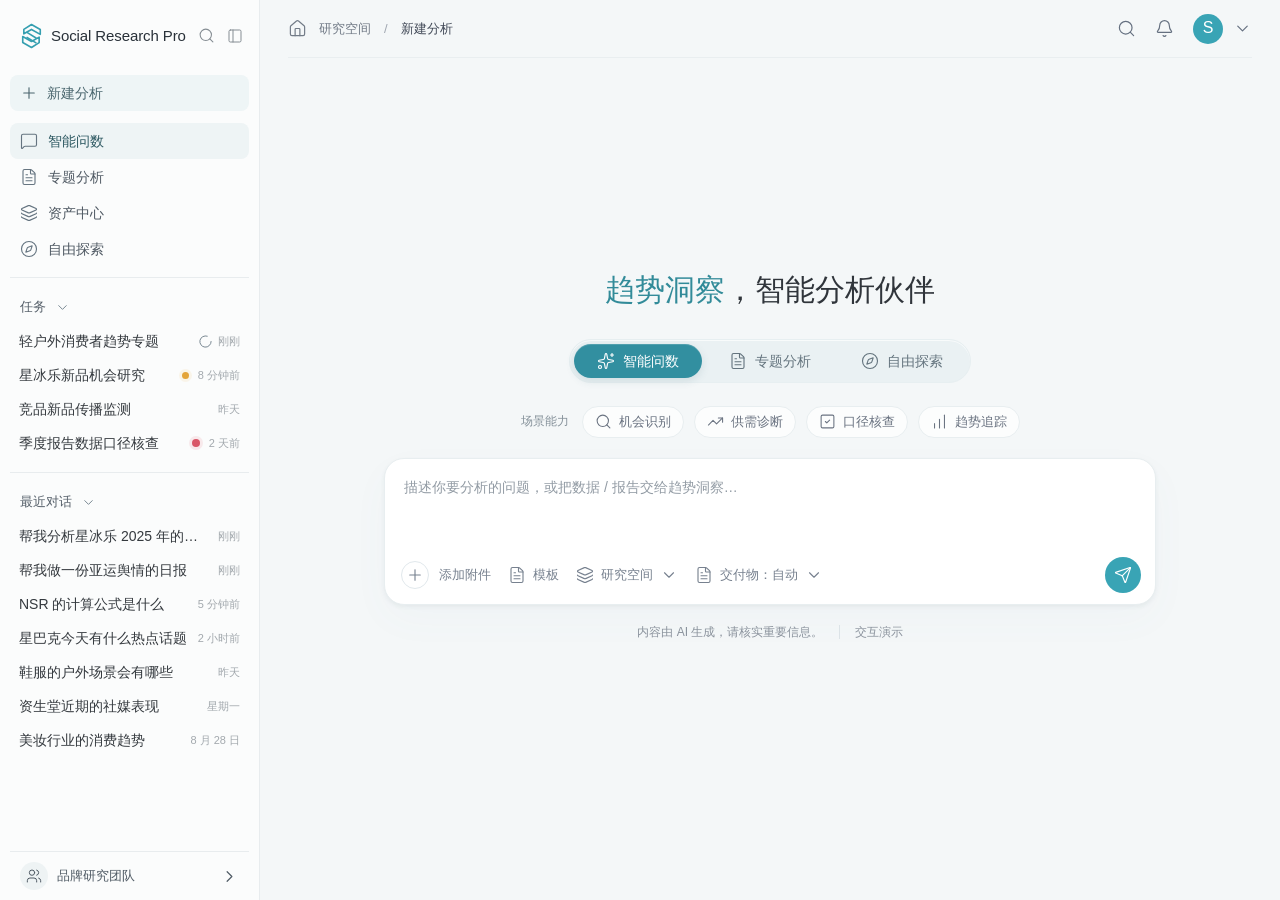
<file: index.html>
<!DOCTYPE html><html lang="zh-CN"><head><meta charSet="utf-8"/><meta name="viewport" content="width=device-width, initial-scale=1"/><link rel="stylesheet" href="/_next/static/css/index.C6EVZjZO.css" data-rsc-css-href="/_next/static/css/index.C6EVZjZO.css" data-precedence="vite-rsc/importer-resources"/><link rel="stylesheet" href="/_next/static/css/page.DdrMeLr4.css" data-precedence="vite-rsc/client-reference"/><link rel="modulepreload" fetchPriority="low" href="/_next/static/chunks/index-C-N-JNd1.js"/><script src="/_next/static/chunks/rolldown-runtime-C60lm6uB.js" type="module" async=""></script><script src="/_next/static/chunks/framework-D_rUT4EX.js" type="module" async=""></script><link rel="modulepreload" href="/_next/static/chunks/layout-segment-context-DXuAMUWs.js" crossorigin=""/><link rel="modulepreload" href="/_next/static/chunks/page--ZFBAzaz.js" crossorigin=""/><title>SRP 趋势洞察 · 研究伙伴</title><meta name="description" content="从业务问题到图文洞察的可交互产品演示。所有研究数据为模拟。"/><script>Object.assign(((self[Symbol.for("vinext.navigationRuntime")]??={bootstrap:{routeManifest:null},functions:{}}).bootstrap.rsc??={rsc:[]}),{params:{},nav:{"pathname":"/","searchParams":[]}})</script><link rel="modulepreload" href="/_next/static/chunks/index-C-N-JNd1.js" />
</head><body><div data-slot="sidebar-wrapper" style="--sidebar-width:260px;--sidebar-width-icon:3rem" class="group/sidebar-wrapper flex min-h-svh w-full has-data-[variant=inset]:bg-sidebar kv-app"><div class="group peer hidden text-sidebar-foreground md:block" data-state="expanded" data-collapsible="" data-variant="sidebar" data-side="left" data-slot="sidebar"><div data-slot="sidebar-gap" class="transition-[width] duration-200 ease-linear relative w-(--sidebar-width) bg-transparent group-data-[collapsible=offcanvas]:w-0 group-data-[side=right]:rotate-180 group-data-[collapsible=icon]:w-(--sidebar-width-icon)"></div><div data-slot="sidebar-container" data-side="left" class="fixed inset-y-0 z-10 hidden h-svh w-(--sidebar-width) transition-[left,right,width] duration-200 ease-linear data-[side=left]:left-0 data-[side=left]:group-data-[collapsible=offcanvas]:left-[calc(var(--sidebar-width)*-1)] data-[side=right]:right-0 data-[side=right]:group-data-[collapsible=offcanvas]:right-[calc(var(--sidebar-width)*-1)] md:flex group-data-[collapsible=icon]:w-(--sidebar-width-icon) group-data-[side=left]:border-r group-data-[side=right]:border-l kv-sidebar"><div data-sidebar="sidebar" data-slot="sidebar-inner" class="bg-sidebar group-data-[variant=floating]:ring-sidebar-border group-data-[variant=floating]:rounded-lg group-data-[variant=floating]:shadow-sm group-data-[variant=floating]:ring-1 flex size-full flex-col"><div data-slot="sidebar-header" data-sidebar="header" class="gap-2 p-2 flex flex-col kv-side-header"><div class="sidebar-head-row"><div class="kv-brand"><svg viewBox="0 0 42 48" fill="none" aria-hidden="true"><path d="M21 3 37 12v9L21 12 7 20v-8L21 3ZM5 25l16 9 14-8v10l-14 9L5 36V25Z" stroke="currentColor" stroke-width="3" stroke-linejoin="round"></path><path d="m12 17 18 11M12 26l18 11" stroke="currentColor" stroke-width="3"></path></svg><strong>Social Research Pro</strong></div><div class="sidebar-header-tools"><button class="sidebar-chat-search" title="搜索聊天" aria-label="搜索聊天"><svg xmlns="http://www.w3.org/2000/svg" width="17" height="17" viewBox="0 0 24 24" fill="none" stroke="currentColor" stroke-width="2" stroke-linecap="round" stroke-linejoin="round" class="lucide lucide-search" aria-hidden="true"><path d="m21 21-4.34-4.34"></path><circle cx="11" cy="11" r="8"></circle></svg></button><button type="button" tabindex="0" data-slot="sidebar-trigger" data-sidebar="trigger" title="收起侧边栏" class="group/button inline-flex shrink-0 items-center justify-center border border-transparent bg-clip-padding text-sm font-medium whitespace-nowrap transition-all outline-none select-none focus-visible:border-ring focus-visible:ring-3 focus-visible:ring-ring/50 active:not-aria-[haspopup]:translate-y-px disabled:pointer-events-none disabled:opacity-50 aria-invalid:border-destructive aria-invalid:ring-3 aria-invalid:ring-destructive/20 dark:aria-invalid:border-destructive/50 dark:aria-invalid:ring-destructive/40 [&amp;_svg]:pointer-events-none [&amp;_svg]:shrink-0 [&amp;_svg:not([class*=&#x27;size-&#x27;])]:size-4 hover:bg-muted hover:text-foreground aria-expanded:bg-muted aria-expanded:text-foreground dark:hover:bg-muted/50 size-7 rounded-[min(var(--radius-md),12px)] in-data-[slot=button-group]:rounded-lg sidebar-collapse"><svg xmlns="http://www.w3.org/2000/svg" width="24" height="24" viewBox="0 0 24 24" fill="none" stroke="currentColor" stroke-width="2" stroke-linecap="round" stroke-linejoin="round" class="lucide lucide-panel-left cn-rtl-flip" aria-hidden="true"><rect width="18" height="18" x="3" y="3" rx="2"></rect><path d="M9 3v18"></path></svg><span class="sr-only">Toggle Sidebar</span></button></div></div><button class="kv-new" aria-label="新建分析" title="新建分析"><svg xmlns="http://www.w3.org/2000/svg" width="24" height="24" viewBox="0 0 24 24" fill="none" stroke="currentColor" stroke-width="2" stroke-linecap="round" stroke-linejoin="round" class="lucide lucide-plus" aria-hidden="true"><path d="M5 12h14"></path><path d="M12 5v14"></path></svg>新建分析</button></div><div data-slot="sidebar-content" data-sidebar="content" class="no-scrollbar gap-0 flex min-h-0 flex-1 flex-col overflow-auto group-data-[collapsible=icon]:overflow-hidden kv-side-content"><nav aria-label="主导航"><button class="kv-nav" aria-current="page"><svg xmlns="http://www.w3.org/2000/svg" width="22" height="22" viewBox="0 0 24 24" fill="none" stroke="currentColor" stroke-width="2" stroke-linecap="round" stroke-linejoin="round" class="lucide lucide-message-square" aria-hidden="true"><path d="M22 17a2 2 0 0 1-2 2H6.828a2 2 0 0 0-1.414.586l-2.202 2.202A.71.71 0 0 1 2 21.286V5a2 2 0 0 1 2-2h16a2 2 0 0 1 2 2z"></path></svg>智能问数</button><button class="kv-nav"><svg xmlns="http://www.w3.org/2000/svg" width="22" height="22" viewBox="0 0 24 24" fill="none" stroke="currentColor" stroke-width="2" stroke-linecap="round" stroke-linejoin="round" class="lucide lucide-file-text" aria-hidden="true"><path d="M6 22a2 2 0 0 1-2-2V4a2 2 0 0 1 2-2h8a2.4 2.4 0 0 1 1.704.706l3.588 3.588A2.4 2.4 0 0 1 20 8v12a2 2 0 0 1-2 2z"></path><path d="M14 2v5a1 1 0 0 0 1 1h5"></path><path d="M10 9H8"></path><path d="M16 13H8"></path><path d="M16 17H8"></path></svg>专题分析</button><button class="kv-nav"><svg xmlns="http://www.w3.org/2000/svg" width="22" height="22" viewBox="0 0 24 24" fill="none" stroke="currentColor" stroke-width="2" stroke-linecap="round" stroke-linejoin="round" class="lucide lucide-layers" aria-hidden="true"><path d="M12.83 2.18a2 2 0 0 0-1.66 0L2.6 6.08a1 1 0 0 0 0 1.83l8.58 3.91a2 2 0 0 0 1.66 0l8.58-3.9a1 1 0 0 0 0-1.83z"></path><path d="M2 12a1 1 0 0 0 .58.91l8.6 3.91a2 2 0 0 0 1.65 0l8.58-3.9A1 1 0 0 0 22 12"></path><path d="M2 17a1 1 0 0 0 .58.91l8.6 3.91a2 2 0 0 0 1.65 0l8.58-3.9A1 1 0 0 0 22 17"></path></svg>资产中心</button><button class="kv-nav"><svg xmlns="http://www.w3.org/2000/svg" width="22" height="22" viewBox="0 0 24 24" fill="none" stroke="currentColor" stroke-width="2" stroke-linecap="round" stroke-linejoin="round" class="lucide lucide-compass" aria-hidden="true"><circle cx="12" cy="12" r="10"></circle><path d="m16.24 7.76-1.804 5.411a2 2 0 0 1-1.265 1.265L7.76 16.24l1.804-5.411a2 2 0 0 1 1.265-1.265z"></path></svg>自由探索</button></nav><div class="kv-history"><section class="kv-sidebar-section"><button class="kv-section-heading" aria-expanded="true"><span>任务</span><svg xmlns="http://www.w3.org/2000/svg" width="13" height="13" viewBox="0 0 24 24" fill="none" stroke="currentColor" stroke-width="2" stroke-linecap="round" stroke-linejoin="round" class="lucide lucide-chevron-right" aria-hidden="true"><path d="m9 18 6-6-6-6"></path></svg></button><div class="kv-section-items"><button class="kv-task-row"><span class="kv-task-title">轻户外消费者趋势专题</span><span class="kv-task-tail"><span class="kv-task-status is-running" title="运行中 · 更新于刚刚" aria-label="运行中 · 更新于刚刚"><svg xmlns="http://www.w3.org/2000/svg" width="15" height="15" viewBox="0 0 24 24" fill="none" stroke="currentColor" stroke-width="2" stroke-linecap="round" stroke-linejoin="round" class="lucide lucide-loader-circle" aria-hidden="true"><path d="M21 12a9 9 0 1 1-6.219-8.56"></path></svg></span><time>刚刚</time></span></button><button class="kv-task-row"><span class="kv-task-title">星冰乐新品机会研究</span><span class="kv-task-tail"><span class="kv-task-status is-waiting" title="等待回复 · 更新于8 分钟前" aria-label="等待回复 · 更新于8 分钟前"><i aria-hidden="true"></i></span><time>8 分钟前</time></span></button><button class="kv-task-row"><span class="kv-task-title">竞品新品传播监测</span><span class="kv-task-tail"><time>昨天</time></span></button><button class="kv-task-row"><span class="kv-task-title">季度报告数据口径核查</span><span class="kv-task-tail"><span class="kv-task-status is-failed" title="失败 · 更新于2 天前" aria-label="失败 · 更新于2 天前"><i aria-hidden="true"></i></span><time>2 天前</time></span></button></div></section><section class="kv-sidebar-section kv-conversations"><button class="kv-section-heading" aria-expanded="true"><span>最近对话</span><svg xmlns="http://www.w3.org/2000/svg" width="13" height="13" viewBox="0 0 24 24" fill="none" stroke="currentColor" stroke-width="2" stroke-linecap="round" stroke-linejoin="round" class="lucide lucide-chevron-right" aria-hidden="true"><path d="m9 18 6-6-6-6"></path></svg></button><div class="kv-section-items"><div class="kv-conversation-row sidebar-action-row"><button class="sidebar-row-primary"><span>帮我分析星冰乐 2025 年的产品卖点与口碑</span><time>刚刚</time></button><span class="sidebar-actions"><button type="button" tabindex="0" aria-haspopup="menu" id="base-ui-_R_qoql5i_" data-slot="dropdown-menu-trigger" aria-label="帮我分析星冰乐 2025 年的产品卖点与口碑的更多操作" class="sidebar-more"><svg xmlns="http://www.w3.org/2000/svg" width="16" height="16" viewBox="0 0 24 24" fill="none" stroke="currentColor" stroke-width="2" stroke-linecap="round" stroke-linejoin="round" class="lucide lucide-ellipsis" aria-hidden="true"><circle cx="12" cy="12" r="1"></circle><circle cx="19" cy="12" r="1"></circle><circle cx="5" cy="12" r="1"></circle></svg></button></span></div><div class="kv-conversation-row sidebar-action-row"><button class="sidebar-row-primary"><span>帮我做一份亚运舆情的日报</span><time>刚刚</time></button><span class="sidebar-actions"><button type="button" tabindex="0" aria-haspopup="menu" id="base-ui-_R_qpal5i_" data-slot="dropdown-menu-trigger" aria-label="帮我做一份亚运舆情的日报的更多操作" class="sidebar-more"><svg xmlns="http://www.w3.org/2000/svg" width="16" height="16" viewBox="0 0 24 24" fill="none" stroke="currentColor" stroke-width="2" stroke-linecap="round" stroke-linejoin="round" class="lucide lucide-ellipsis" aria-hidden="true"><circle cx="12" cy="12" r="1"></circle><circle cx="19" cy="12" r="1"></circle><circle cx="5" cy="12" r="1"></circle></svg></button></span></div><div class="kv-conversation-row sidebar-action-row"><button class="sidebar-row-primary"><span>NSR 的计算公式是什么</span><time>5 分钟前</time></button><span class="sidebar-actions"><button type="button" tabindex="0" aria-haspopup="menu" id="base-ui-_R_qpql5i_" data-slot="dropdown-menu-trigger" aria-label="NSR 的计算公式是什么的更多操作" class="sidebar-more"><svg xmlns="http://www.w3.org/2000/svg" width="16" height="16" viewBox="0 0 24 24" fill="none" stroke="currentColor" stroke-width="2" stroke-linecap="round" stroke-linejoin="round" class="lucide lucide-ellipsis" aria-hidden="true"><circle cx="12" cy="12" r="1"></circle><circle cx="19" cy="12" r="1"></circle><circle cx="5" cy="12" r="1"></circle></svg></button></span></div><div class="kv-conversation-row sidebar-action-row"><button class="sidebar-row-primary"><span>星巴克今天有什么热点话题</span><time>2 小时前</time></button><span class="sidebar-actions"><button type="button" tabindex="0" aria-haspopup="menu" id="base-ui-_R_qqal5i_" data-slot="dropdown-menu-trigger" aria-label="星巴克今天有什么热点话题的更多操作" class="sidebar-more"><svg xmlns="http://www.w3.org/2000/svg" width="16" height="16" viewBox="0 0 24 24" fill="none" stroke="currentColor" stroke-width="2" stroke-linecap="round" stroke-linejoin="round" class="lucide lucide-ellipsis" aria-hidden="true"><circle cx="12" cy="12" r="1"></circle><circle cx="19" cy="12" r="1"></circle><circle cx="5" cy="12" r="1"></circle></svg></button></span></div><div class="kv-conversation-row sidebar-action-row"><button class="sidebar-row-primary"><span>鞋服的户外场景会有哪些</span><time>昨天</time></button><span class="sidebar-actions"><button type="button" tabindex="0" aria-haspopup="menu" id="base-ui-_R_qqql5i_" data-slot="dropdown-menu-trigger" aria-label="鞋服的户外场景会有哪些的更多操作" class="sidebar-more"><svg xmlns="http://www.w3.org/2000/svg" width="16" height="16" viewBox="0 0 24 24" fill="none" stroke="currentColor" stroke-width="2" stroke-linecap="round" stroke-linejoin="round" class="lucide lucide-ellipsis" aria-hidden="true"><circle cx="12" cy="12" r="1"></circle><circle cx="19" cy="12" r="1"></circle><circle cx="5" cy="12" r="1"></circle></svg></button></span></div><div class="kv-conversation-row sidebar-action-row"><button class="sidebar-row-primary"><span>资生堂近期的社媒表现</span><time>星期一</time></button><span class="sidebar-actions"><button type="button" tabindex="0" aria-haspopup="menu" id="base-ui-_R_qral5i_" data-slot="dropdown-menu-trigger" aria-label="资生堂近期的社媒表现的更多操作" class="sidebar-more"><svg xmlns="http://www.w3.org/2000/svg" width="16" height="16" viewBox="0 0 24 24" fill="none" stroke="currentColor" stroke-width="2" stroke-linecap="round" stroke-linejoin="round" class="lucide lucide-ellipsis" aria-hidden="true"><circle cx="12" cy="12" r="1"></circle><circle cx="19" cy="12" r="1"></circle><circle cx="5" cy="12" r="1"></circle></svg></button></span></div><div class="kv-conversation-row sidebar-action-row"><button class="sidebar-row-primary"><span>美妆行业的消费趋势</span><time>8 月 28 日</time></button><span class="sidebar-actions"><button type="button" tabindex="0" aria-haspopup="menu" id="base-ui-_R_qrql5i_" data-slot="dropdown-menu-trigger" aria-label="美妆行业的消费趋势的更多操作" class="sidebar-more"><svg xmlns="http://www.w3.org/2000/svg" width="16" height="16" viewBox="0 0 24 24" fill="none" stroke="currentColor" stroke-width="2" stroke-linecap="round" stroke-linejoin="round" class="lucide lucide-ellipsis" aria-hidden="true"><circle cx="12" cy="12" r="1"></circle><circle cx="19" cy="12" r="1"></circle><circle cx="5" cy="12" r="1"></circle></svg></button></span></div></div></section></div></div><div data-slot="sidebar-footer" data-sidebar="footer" class="gap-2 p-2 flex flex-col kv-side-footer"><span class="kv-team-icon"><svg xmlns="http://www.w3.org/2000/svg" width="22" height="22" viewBox="0 0 24 24" fill="none" stroke="currentColor" stroke-width="2" stroke-linecap="round" stroke-linejoin="round" class="lucide lucide-users" aria-hidden="true"><path d="M16 21v-2a4 4 0 0 0-4-4H6a4 4 0 0 0-4 4v2"></path><path d="M16 3.128a4 4 0 0 1 0 7.744"></path><path d="M22 21v-2a4 4 0 0 0-3-3.87"></path><circle cx="9" cy="7" r="4"></circle></svg></span><span>品牌研究团队</span><button type="button" tabindex="0" aria-haspopup="menu" id="base-ui-_R_dv5i_" data-slot="dropdown-menu-trigger" aria-label="团队信息"><svg xmlns="http://www.w3.org/2000/svg" width="19" height="19" viewBox="0 0 24 24" fill="none" stroke="currentColor" stroke-width="2" stroke-linecap="round" stroke-linejoin="round" class="lucide lucide-chevron-right" aria-hidden="true"><path d="m9 18 6-6-6-6"></path></svg></button></div></div></div></div><main class="kv-main"><header class="kv-header"><div><button type="button" tabindex="0" data-slot="sidebar-trigger" data-sidebar="trigger" class="group/button inline-flex shrink-0 items-center justify-center border border-transparent bg-clip-padding text-sm font-medium whitespace-nowrap transition-all outline-none select-none focus-visible:border-ring focus-visible:ring-3 focus-visible:ring-ring/50 active:not-aria-[haspopup]:translate-y-px disabled:pointer-events-none disabled:opacity-50 aria-invalid:border-destructive aria-invalid:ring-3 aria-invalid:ring-destructive/20 dark:aria-invalid:border-destructive/50 dark:aria-invalid:ring-destructive/40 [&amp;_svg]:pointer-events-none [&amp;_svg]:shrink-0 [&amp;_svg:not([class*=&#x27;size-&#x27;])]:size-4 hover:bg-muted hover:text-foreground aria-expanded:bg-muted aria-expanded:text-foreground dark:hover:bg-muted/50 size-7 rounded-[min(var(--radius-md),12px)] in-data-[slot=button-group]:rounded-lg kv-sidebar-trigger"><svg xmlns="http://www.w3.org/2000/svg" width="24" height="24" viewBox="0 0 24 24" fill="none" stroke="currentColor" stroke-width="2" stroke-linecap="round" stroke-linejoin="round" class="lucide lucide-panel-left cn-rtl-flip" aria-hidden="true"><rect width="18" height="18" x="3" y="3" rx="2"></rect><path d="M9 3v18"></path></svg><span class="sr-only">Toggle Sidebar</span></button><svg xmlns="http://www.w3.org/2000/svg" width="22" height="22" viewBox="0 0 24 24" fill="none" stroke="currentColor" stroke-width="2" stroke-linecap="round" stroke-linejoin="round" class="lucide lucide-house" aria-hidden="true"><path d="M15 21v-8a1 1 0 0 0-1-1h-4a1 1 0 0 0-1 1v8"></path><path d="M3 10a2 2 0 0 1 .709-1.528l7-6a2 2 0 0 1 2.582 0l7 6A2 2 0 0 1 21 10v9a2 2 0 0 1-2 2H5a2 2 0 0 1-2-2z"></path></svg><span>研究空间</span><i>/</i><b>新建分析</b></div><div class="kv-header-actions"><button aria-label="搜索最近任务"><svg xmlns="http://www.w3.org/2000/svg" width="23" height="23" viewBox="0 0 24 24" fill="none" stroke="currentColor" stroke-width="2" stroke-linecap="round" stroke-linejoin="round" class="lucide lucide-search" aria-hidden="true"><path d="m21 21-4.34-4.34"></path><circle cx="11" cy="11" r="8"></circle></svg></button><button type="button" tabindex="0" aria-haspopup="menu" id="base-ui-_R_dkpi_" data-slot="dropdown-menu-trigger" aria-label="通知"><svg xmlns="http://www.w3.org/2000/svg" width="22" height="22" viewBox="0 0 24 24" fill="none" stroke="currentColor" stroke-width="2" stroke-linecap="round" stroke-linejoin="round" class="lucide lucide-bell" aria-hidden="true"><path d="M10.268 21a2 2 0 0 0 3.464 0"></path><path d="M3.262 15.326A1 1 0 0 0 4 17h16a1 1 0 0 0 .74-1.673C19.41 13.956 18 12.499 18 8A6 6 0 0 0 6 8c0 4.499-1.411 5.956-2.738 7.326"></path></svg></button><button type="button" tabindex="0" aria-haspopup="menu" id="base-ui-_R_dspi_" data-slot="dropdown-menu-trigger" aria-label="账户菜单" class="kv-account"><span>S</span><svg xmlns="http://www.w3.org/2000/svg" width="17" height="17" viewBox="0 0 24 24" fill="none" stroke="currentColor" stroke-width="2" stroke-linecap="round" stroke-linejoin="round" class="lucide lucide-chevron-down" aria-hidden="true"><path d="m6 9 6 6 6-6"></path></svg></button></div></header><section class="kv-start"><div class="kv-welcome"><h1><span>趋势洞察</span>，智能分析伙伴</h1></div><div data-orientation="horizontal" data-activation-direction="none" data-slot="tabs" class="group/tabs flex gap-2 data-horizontal:flex-col kv-tabs"><div data-orientation="horizontal" data-activation-direction="none" role="tablist" data-slot="tabs-list" data-variant="default" aria-label="分析模式" class="group/tabs-list inline-flex w-fit items-center justify-center rounded-lg p-[3px] text-muted-foreground group-data-horizontal/tabs:h-8 group-data-vertical/tabs:h-fit group-data-vertical/tabs:flex-col data-[variant=line]:rounded-none bg-muted"><button type="button" data-active="" data-orientation="horizontal" data-activation-direction="none" aria-disabled="false" tabindex="-1" role="tab" aria-selected="true" id="base-ui-_R_2l9i_" data-composite-item-active="" data-slot="tabs-trigger" class="relative inline-flex h-[calc(100%-1px)] flex-1 items-center justify-center gap-1.5 rounded-md border border-transparent px-1.5 py-0.5 text-sm font-medium whitespace-nowrap text-foreground/60 transition-all group-data-vertical/tabs:w-full group-data-vertical/tabs:justify-start hover:text-foreground focus-visible:border-ring focus-visible:ring-[3px] focus-visible:ring-ring/50 focus-visible:outline-1 focus-visible:outline-ring disabled:pointer-events-none disabled:opacity-50 has-data-[icon=inline-end]:pr-1 has-data-[icon=inline-start]:pl-1 aria-disabled:pointer-events-none aria-disabled:opacity-50 dark:text-muted-foreground dark:hover:text-foreground group-data-[variant=default]/tabs-list:data-active:shadow-sm group-data-[variant=line]/tabs-list:data-active:shadow-none [&amp;_svg]:pointer-events-none [&amp;_svg]:shrink-0 [&amp;_svg:not([class*=&#x27;size-&#x27;])]:size-4 group-data-[variant=line]/tabs-list:bg-transparent group-data-[variant=line]/tabs-list:data-active:bg-transparent dark:group-data-[variant=line]/tabs-list:data-active:border-transparent dark:group-data-[variant=line]/tabs-list:data-active:bg-transparent data-active:bg-background data-active:text-foreground dark:data-active:border-input dark:data-active:bg-input/30 dark:data-active:text-foreground after:absolute after:bg-foreground after:opacity-0 after:transition-opacity group-data-horizontal/tabs:after:inset-x-0 group-data-horizontal/tabs:after:bottom-[-5px] group-data-horizontal/tabs:after:h-0.5 group-data-vertical/tabs:after:inset-y-0 group-data-vertical/tabs:after:-right-1 group-data-vertical/tabs:after:w-0.5 group-data-[variant=line]/tabs-list:data-active:after:opacity-100"><svg xmlns="http://www.w3.org/2000/svg" width="22" height="22" viewBox="0 0 24 24" fill="none" stroke="currentColor" stroke-width="2" stroke-linecap="round" stroke-linejoin="round" class="lucide lucide-sparkles" aria-hidden="true"><path d="M11.017 2.814a1 1 0 0 1 1.966 0l1.051 5.558a2 2 0 0 0 1.594 1.594l5.558 1.051a1 1 0 0 1 0 1.966l-5.558 1.051a2 2 0 0 0-1.594 1.594l-1.051 5.558a1 1 0 0 1-1.966 0l-1.051-5.558a2 2 0 0 0-1.594-1.594l-5.558-1.051a1 1 0 0 1 0-1.966l5.558-1.051a2 2 0 0 0 1.594-1.594z"></path><path d="M20 2v4"></path><path d="M22 4h-4"></path><circle cx="4" cy="20" r="2"></circle></svg><span>智能问数</span></button><button type="button" data-orientation="horizontal" data-activation-direction="none" aria-disabled="false" tabindex="-1" role="tab" aria-selected="false" id="base-ui-_R_4l9i_" data-slot="tabs-trigger" class="relative inline-flex h-[calc(100%-1px)] flex-1 items-center justify-center gap-1.5 rounded-md border border-transparent px-1.5 py-0.5 text-sm font-medium whitespace-nowrap text-foreground/60 transition-all group-data-vertical/tabs:w-full group-data-vertical/tabs:justify-start hover:text-foreground focus-visible:border-ring focus-visible:ring-[3px] focus-visible:ring-ring/50 focus-visible:outline-1 focus-visible:outline-ring disabled:pointer-events-none disabled:opacity-50 has-data-[icon=inline-end]:pr-1 has-data-[icon=inline-start]:pl-1 aria-disabled:pointer-events-none aria-disabled:opacity-50 dark:text-muted-foreground dark:hover:text-foreground group-data-[variant=default]/tabs-list:data-active:shadow-sm group-data-[variant=line]/tabs-list:data-active:shadow-none [&amp;_svg]:pointer-events-none [&amp;_svg]:shrink-0 [&amp;_svg:not([class*=&#x27;size-&#x27;])]:size-4 group-data-[variant=line]/tabs-list:bg-transparent group-data-[variant=line]/tabs-list:data-active:bg-transparent dark:group-data-[variant=line]/tabs-list:data-active:border-transparent dark:group-data-[variant=line]/tabs-list:data-active:bg-transparent data-active:bg-background data-active:text-foreground dark:data-active:border-input dark:data-active:bg-input/30 dark:data-active:text-foreground after:absolute after:bg-foreground after:opacity-0 after:transition-opacity group-data-horizontal/tabs:after:inset-x-0 group-data-horizontal/tabs:after:bottom-[-5px] group-data-horizontal/tabs:after:h-0.5 group-data-vertical/tabs:after:inset-y-0 group-data-vertical/tabs:after:-right-1 group-data-vertical/tabs:after:w-0.5 group-data-[variant=line]/tabs-list:data-active:after:opacity-100"><svg xmlns="http://www.w3.org/2000/svg" width="22" height="22" viewBox="0 0 24 24" fill="none" stroke="currentColor" stroke-width="2" stroke-linecap="round" stroke-linejoin="round" class="lucide lucide-file-text" aria-hidden="true"><path d="M6 22a2 2 0 0 1-2-2V4a2 2 0 0 1 2-2h8a2.4 2.4 0 0 1 1.704.706l3.588 3.588A2.4 2.4 0 0 1 20 8v12a2 2 0 0 1-2 2z"></path><path d="M14 2v5a1 1 0 0 0 1 1h5"></path><path d="M10 9H8"></path><path d="M16 13H8"></path><path d="M16 17H8"></path></svg><span>专题分析</span></button><button type="button" data-orientation="horizontal" data-activation-direction="none" aria-disabled="false" tabindex="-1" role="tab" aria-selected="false" id="base-ui-_R_6l9i_" data-slot="tabs-trigger" class="relative inline-flex h-[calc(100%-1px)] flex-1 items-center justify-center gap-1.5 rounded-md border border-transparent px-1.5 py-0.5 text-sm font-medium whitespace-nowrap text-foreground/60 transition-all group-data-vertical/tabs:w-full group-data-vertical/tabs:justify-start hover:text-foreground focus-visible:border-ring focus-visible:ring-[3px] focus-visible:ring-ring/50 focus-visible:outline-1 focus-visible:outline-ring disabled:pointer-events-none disabled:opacity-50 has-data-[icon=inline-end]:pr-1 has-data-[icon=inline-start]:pl-1 aria-disabled:pointer-events-none aria-disabled:opacity-50 dark:text-muted-foreground dark:hover:text-foreground group-data-[variant=default]/tabs-list:data-active:shadow-sm group-data-[variant=line]/tabs-list:data-active:shadow-none [&amp;_svg]:pointer-events-none [&amp;_svg]:shrink-0 [&amp;_svg:not([class*=&#x27;size-&#x27;])]:size-4 group-data-[variant=line]/tabs-list:bg-transparent group-data-[variant=line]/tabs-list:data-active:bg-transparent dark:group-data-[variant=line]/tabs-list:data-active:border-transparent dark:group-data-[variant=line]/tabs-list:data-active:bg-transparent data-active:bg-background data-active:text-foreground dark:data-active:border-input dark:data-active:bg-input/30 dark:data-active:text-foreground after:absolute after:bg-foreground after:opacity-0 after:transition-opacity group-data-horizontal/tabs:after:inset-x-0 group-data-horizontal/tabs:after:bottom-[-5px] group-data-horizontal/tabs:after:h-0.5 group-data-vertical/tabs:after:inset-y-0 group-data-vertical/tabs:after:-right-1 group-data-vertical/tabs:after:w-0.5 group-data-[variant=line]/tabs-list:data-active:after:opacity-100"><svg xmlns="http://www.w3.org/2000/svg" width="22" height="22" viewBox="0 0 24 24" fill="none" stroke="currentColor" stroke-width="2" stroke-linecap="round" stroke-linejoin="round" class="lucide lucide-compass" aria-hidden="true"><circle cx="12" cy="12" r="10"></circle><path d="m16.24 7.76-1.804 5.411a2 2 0 0 1-1.265 1.265L7.76 16.24l1.804-5.411a2 2 0 0 1 1.265-1.265z"></path></svg><span>自由探索</span></button></div><div data-orientation="horizontal" data-activation-direction="none" id="base-ui-_R_359i_" role="tabpanel" tabindex="0" data-index="-1" data-slot="tabs-content" class="flex-1 text-sm outline-none kv-panel"><div class="kv-capabilities" aria-label="场景能力"><span class="kv-capability-label">场景能力</span><button aria-pressed="false"><svg xmlns="http://www.w3.org/2000/svg" width="21" height="21" viewBox="0 0 24 24" fill="none" stroke="currentColor" stroke-width="2" stroke-linecap="round" stroke-linejoin="round" class="lucide lucide-search" aria-hidden="true"><path d="m21 21-4.34-4.34"></path><circle cx="11" cy="11" r="8"></circle></svg>机会识别</button><button aria-pressed="false"><svg xmlns="http://www.w3.org/2000/svg" width="21" height="21" viewBox="0 0 24 24" fill="none" stroke="currentColor" stroke-width="2" stroke-linecap="round" stroke-linejoin="round" class="lucide lucide-trending-up" aria-hidden="true"><path d="M16 7h6v6"></path><path d="m22 7-8.5 8.5-5-5L2 17"></path></svg>供需诊断</button><button aria-pressed="false"><svg xmlns="http://www.w3.org/2000/svg" width="21" height="21" viewBox="0 0 24 24" fill="none" stroke="currentColor" stroke-width="2" stroke-linecap="round" stroke-linejoin="round" class="lucide lucide-square-check" aria-hidden="true"><rect width="18" height="18" x="3" y="3" rx="2"></rect><path d="m9 12 2 2 4-4"></path></svg>口径核查</button><button aria-pressed="false"><svg xmlns="http://www.w3.org/2000/svg" width="21" height="21" viewBox="0 0 24 24" fill="none" stroke="currentColor" stroke-width="2" stroke-linecap="round" stroke-linejoin="round" class="lucide lucide-chart-no-axes-column-increasing" aria-hidden="true"><path d="M5 21v-6"></path><path d="M12 21V9"></path><path d="M19 21V3"></path></svg>趋势追踪</button></div><div class="kv-composer-anchor"><form class="kv-composer"><textarea placeholder="描述你要分析的问题，或把数据 / 报告交给趋势洞察…" aria-label="智能问数分析问题"></textarea><div class="kv-tools"><div class="kv-tool-group"><button type="button" class="kv-attach"><span><svg xmlns="http://www.w3.org/2000/svg" width="23" height="23" viewBox="0 0 24 24" fill="none" stroke="currentColor" stroke-width="2" stroke-linecap="round" stroke-linejoin="round" class="lucide lucide-plus" aria-hidden="true"><path d="M5 12h14"></path><path d="M12 5v14"></path></svg></span><span>添加附件</span></button><button type="button" tabindex="0" aria-haspopup="menu" id="base-ui-_R_3afr59i_" data-slot="dropdown-menu-trigger"><svg xmlns="http://www.w3.org/2000/svg" width="20" height="20" viewBox="0 0 24 24" fill="none" stroke="currentColor" stroke-width="2" stroke-linecap="round" stroke-linejoin="round" class="lucide lucide-file-text" aria-hidden="true"><path d="M6 22a2 2 0 0 1-2-2V4a2 2 0 0 1 2-2h8a2.4 2.4 0 0 1 1.704.706l3.588 3.588A2.4 2.4 0 0 1 20 8v12a2 2 0 0 1-2 2z"></path><path d="M14 2v5a1 1 0 0 0 1 1h5"></path><path d="M10 9H8"></path><path d="M16 13H8"></path><path d="M16 17H8"></path></svg>模板</button><button type="button" tabindex="0" aria-haspopup="menu" id="base-ui-_R_3bfr59i_" data-slot="dropdown-menu-trigger"><svg xmlns="http://www.w3.org/2000/svg" width="21" height="21" viewBox="0 0 24 24" fill="none" stroke="currentColor" stroke-width="2" stroke-linecap="round" stroke-linejoin="round" class="lucide lucide-layers" aria-hidden="true"><path d="M12.83 2.18a2 2 0 0 0-1.66 0L2.6 6.08a1 1 0 0 0 0 1.83l8.58 3.91a2 2 0 0 0 1.66 0l8.58-3.9a1 1 0 0 0 0-1.83z"></path><path d="M2 12a1 1 0 0 0 .58.91l8.6 3.91a2 2 0 0 0 1.65 0l8.58-3.9A1 1 0 0 0 22 12"></path><path d="M2 17a1 1 0 0 0 .58.91l8.6 3.91a2 2 0 0 0 1.65 0l8.58-3.9A1 1 0 0 0 22 17"></path></svg>研究空间<svg xmlns="http://www.w3.org/2000/svg" width="15" height="15" viewBox="0 0 24 24" fill="none" stroke="currentColor" stroke-width="2" stroke-linecap="round" stroke-linejoin="round" class="lucide lucide-chevron-down" aria-hidden="true"><path d="m6 9 6 6 6-6"></path></svg></button><button type="button" tabindex="0" aria-haspopup="menu" id="base-ui-_R_3cfr59i_" data-slot="dropdown-menu-trigger"><svg xmlns="http://www.w3.org/2000/svg" width="21" height="21" viewBox="0 0 24 24" fill="none" stroke="currentColor" stroke-width="2" stroke-linecap="round" stroke-linejoin="round" class="lucide lucide-file-text" aria-hidden="true"><path d="M6 22a2 2 0 0 1-2-2V4a2 2 0 0 1 2-2h8a2.4 2.4 0 0 1 1.704.706l3.588 3.588A2.4 2.4 0 0 1 20 8v12a2 2 0 0 1-2 2z"></path><path d="M14 2v5a1 1 0 0 0 1 1h5"></path><path d="M10 9H8"></path><path d="M16 13H8"></path><path d="M16 17H8"></path></svg>交付物：<!-- -->自动<svg xmlns="http://www.w3.org/2000/svg" width="15" height="15" viewBox="0 0 24 24" fill="none" stroke="currentColor" stroke-width="2" stroke-linecap="round" stroke-linejoin="round" class="lucide lucide-chevron-down" aria-hidden="true"><path d="m6 9 6 6 6-6"></path></svg></button></div><button type="submit" class="kv-send" aria-label="发送" title="发送"><svg xmlns="http://www.w3.org/2000/svg" width="18" height="18" viewBox="0 0 24 24" fill="none" stroke="currentColor" stroke-width="2" stroke-linecap="round" stroke-linejoin="round" class="lucide lucide-send" aria-hidden="true"><path d="M14.536 21.686a.5.5 0 0 0 .937-.024l6.5-19a.496.496 0 0 0-.635-.635l-19 6.5a.5.5 0 0 0-.024.937l7.93 3.18a2 2 0 0 1 1.112 1.11z"></path><path d="m21.854 2.147-10.94 10.939"></path></svg></button></div></form></div></div></div><input hidden="" type="file" multiple=""/><p class="kv-footnote">内容由 AI 生成，请核实重要信息。<span>交互演示</span></p></section></main></div><script type="module" src="/_next/static/chunks/index-C-N-JNd1.js" id="_R_" async=""></script><script>((self[Symbol.for("vinext.navigationRuntime")]??={bootstrap:{routeManifest:null},functions:{}}).bootstrap.rsc??={rsc:[]}).rsc.push("2:I[\"c5beb10df826\",[],\"Children\",1]\n")</script><script>((self[Symbol.for("vinext.navigationRuntime")]??={bootstrap:{routeManifest:null},functions:{}}).bootstrap.rsc??={rsc:[]}).rsc.push("3:I[\"0dc7e6a5ccb2\",[],\"GlobalErrorBoundary\",1]\n")</script><script>((self[Symbol.for("vinext.navigationRuntime")]??={bootstrap:{routeManifest:null},functions:{}}).bootstrap.rsc??={rsc:[]}).rsc.push("4:I[\"610eead2fe97\",[],\"default\",1]\n")</script><script>((self[Symbol.for("vinext.navigationRuntime")]??={bootstrap:{routeManifest:null},functions:{}}).bootstrap.rsc??={rsc:[]}).rsc.push("5:I[\"0dc7e6a5ccb2\",[],\"ErrorBoundary\",1]\n")</script><script>((self[Symbol.for("vinext.navigationRuntime")]??={bootstrap:{routeManifest:null},functions:{}}).bootstrap.rsc??={rsc:[]}).rsc.push("6:I[\"8c444080ebb8\",[],\"LayoutSegmentProvider\",1]\n")</script><script>((self[Symbol.for("vinext.navigationRuntime")]??={bootstrap:{routeManifest:null},functions:{}}).bootstrap.rsc??={rsc:[]}).rsc.push("7:I[\"c5beb10df826\",[],\"Slot\",1]\n")</script><script>((self[Symbol.for("vinext.navigationRuntime")]??={bootstrap:{routeManifest:null},functions:{}}).bootstrap.rsc??={rsc:[]}).rsc.push("8:I[\"0dc7e6a5ccb2\",[],\"NotFoundBoundary\",1]\n")</script><script>((self[Symbol.for("vinext.navigationRuntime")]??={bootstrap:{routeManifest:null},functions:{}}).bootstrap.rsc??={rsc:[]}).rsc.push("9:I[\"40fe166cc87b\",[],\"AppRouterScrollTarget\",1]\n")</script><script>((self[Symbol.for("vinext.navigationRuntime")]??={bootstrap:{routeManifest:null},functions:{}}).bootstrap.rsc??={rsc:[]}).rsc.push("a:I[\"0dc7e6a5ccb2\",[],\"RedirectBoundary\",1]\n")</script><script>((self[Symbol.for("vinext.navigationRuntime")]??={bootstrap:{routeManifest:null},functions:{}}).bootstrap.rsc??={rsc:[]}).rsc.push(":HL[\"/_next/static/css/index.C6EVZjZO.css\",\"style\"     ]\n")</script><script>((self[Symbol.for("vinext.navigationRuntime")]??={bootstrap:{routeManifest:null},functions:{}}).bootstrap.rsc??={rsc:[]}).rsc.push("0:{\"page:/\":\"$L1\",\"layout:/\":[[[\"$\",\"link\",\"css:/_next/static/css/index.C6EVZjZO.css\",{\"rel\":\"stylesheet\",\"precedence\":\"vite-rsc/importer-resources\",\"href\":\"/_next/static/css/index.C6EVZjZO.css\",\"data-rsc-css-href\":\"/_next/static/css/index.C6EVZjZO.css\"}],\"$undefined\"],[\"$\",\"html\",null,{\"lang\":\"zh-CN\",\"children\":[\"$\",\"body\",null,{\"children\":[\"$\",\"$L2\",null,{}]}]}]],\"route:/\":[[[\"$\",\"meta\",null,{\"charSet\":\"utf-8\"}],[[\"$\",\"title\",\"0\",{\"children\":\"SRP 趋势洞察 · 研究伙伴\"}],[\"$\",\"meta\",\"1\",{\"name\":\"description\",\"content\":\"从业务问题到图文洞察的可交互产品演示。所有研究数据为模拟。\"}]],[[\"$\",\"meta\",\"0\",{\"name\":\"viewport\",\"content\":\"width=device-width, initial-scale=1\"}]]],[\"$\",\"$L3\",null,{\"fallback\":\"$4\",\"children\":[\"$\",\"$L5\",null,{\"fallback\":\"$4\",\"children\":[\"$\",\"$L6\",null,{\"providerId\":\"layout:/\",\"segmentMap\":{\"children\":[]},\"children\":[\"$\",\"$L7\",null,{\"id\":\"layout:/\",\"parallelSlots\":\"$undefined\",\"children\":[\"$\",\"$L8\",null,{\"resetKey\":\"\",\"fallback\":[[\"$\",\"title\",null,{\"children\":\"404: This page could not be found.\"}],[\"$\",\"div\",null,{\"style\":{\"fontFamily\":\"system-ui,\\\"Segoe UI\\\",Roboto,Helvetica,Arial,sans-serif,\\\"Apple Color Emoji\\\",\\\"Segoe UI Emoji\\\"\",\"height\":\"100vh\",\"textAlign\":\"center\",\"display\":\"flex\",\"flexDirection\":\"column\",\"alignItems\":\"center\",\"justifyContent\":\"center\"},\"children\":[\"$\",\"div\",null,{\"children\":[[\"$\",\"style\",null,{\"dangerouslySetInnerHTML\":{\"__html\":\"body{color:#000;background:#fff;margin:0}.next-error-h1{border-right:1px solid rgba(0,0,0,.3)}@media (prefers-color-scheme:dark){body{color:#fff;background:#000}.next-error-h1{border-right:1px solid rgba(255,255,255,.3)}}\"}}],[\"$\",\"h1\",null,{\"className\":\"next-error-h1\",\"style\":{\"display\":\"inline-block\",\"margin\":\"0 20px 0 0\",\"padding\":\"0 23px 0 0\",\"fontSize\":24,\"fontWeight\":500,\"verticalAlign\":\"top\",\"lineHeight\":\"49px\"},\"children\":404}],[\"$\",\"div\",null,{\"style\":{\"display\":\"inline-block\"},\"children\":[\"$\",\"h2\",null,{\"style\":{\"fontSize\":14,\"fontWeight\":400,\"lineHeight\":\"49px\",\"margin\":0},\"children\":\"This page could not be found.\"}]}]]}]}]],\"children\":[\"$\",\"$L9\",null,{\"children\":[\"$\",\"$La\",null,{\"children\":[[\"$\",\"$L6\",null,{\"providerId\":\"page:/\",\"segmentMap\":{\"children\":[\"__PAGE__\"]},\"children\":[\"$\",\"$L7\",null,{\"id\":\"page:/\"}]}],null]}]}]}]}]}]}]}],null,null],\"__route\":\"route:/\",\"__interceptionContext\":null,\"__layoutIds\":[\"layout:/\"],\"__rootLayout\":\"/\",\"__bfcacheSegmentIdentities\":{\"layout:/\":\"[\\\"layout\\\",\\\"layout:/\\\",\\\"root-boundary:/\\\",\\\"\\\"]\",\"page:/\":\"[\\\"page\\\",\\\"page:/\\\",\\\"root-boundary:/\\\",\\\"\\\"]\"},\"__srcPage\":[\"page\"],\"__layoutFlags\":{\"layout:/\":\"s\"},\"__artifactCompatibility\":{\"schemaVersion\":1,\"graphVersion\":\"app-route-graph:1177fd80f83fa7b0\",\"deploymentVersion\":\"d8bb2ed7-08ba-4ef7-919b-eff642184a86\",\"appElementsSchemaVersion\":1,\"rscPayloadSchemaVersion\":1,\"rootBoundaryId\":\"/\",\"renderEpoch\":null}}\n")</script><script>((self[Symbol.for("vinext.navigationRuntime")]??={bootstrap:{routeManifest:null},functions:{}}).bootstrap.rsc??={rsc:[]}).rsc.push("b:I[\"6efdf509a785\",[],\"default\",1]\n")</script><script>((self[Symbol.for("vinext.navigationRuntime")]??={bootstrap:{routeManifest:null},functions:{}}).bootstrap.rsc??={rsc:[]}).rsc.push("1:[\"$\",\"$Lb\",null,{\"params\":\"$@c\",\"searchParams\":\"$@d\"}]\n")</script><script>((self[Symbol.for("vinext.navigationRuntime")]??={bootstrap:{routeManifest:null},functions:{}}).bootstrap.rsc??={rsc:[]}).rsc.push("c:{}\n")</script><script>((self[Symbol.for("vinext.navigationRuntime")]??={bootstrap:{routeManifest:null},functions:{}}).bootstrap.rsc??={rsc:[]}).rsc.push("d:{}\n")</script><script>Object.assign(((self[Symbol.for("vinext.navigationRuntime")]??={bootstrap:{routeManifest:null},functions:{}}).bootstrap.rsc??={rsc:[]}),{"initialCacheKind":"dynamic"});((self[Symbol.for("vinext.navigationRuntime")]??={bootstrap:{routeManifest:null},functions:{}}).bootstrap.rsc??={rsc:[]}).done=true</script></body></html>
</file>
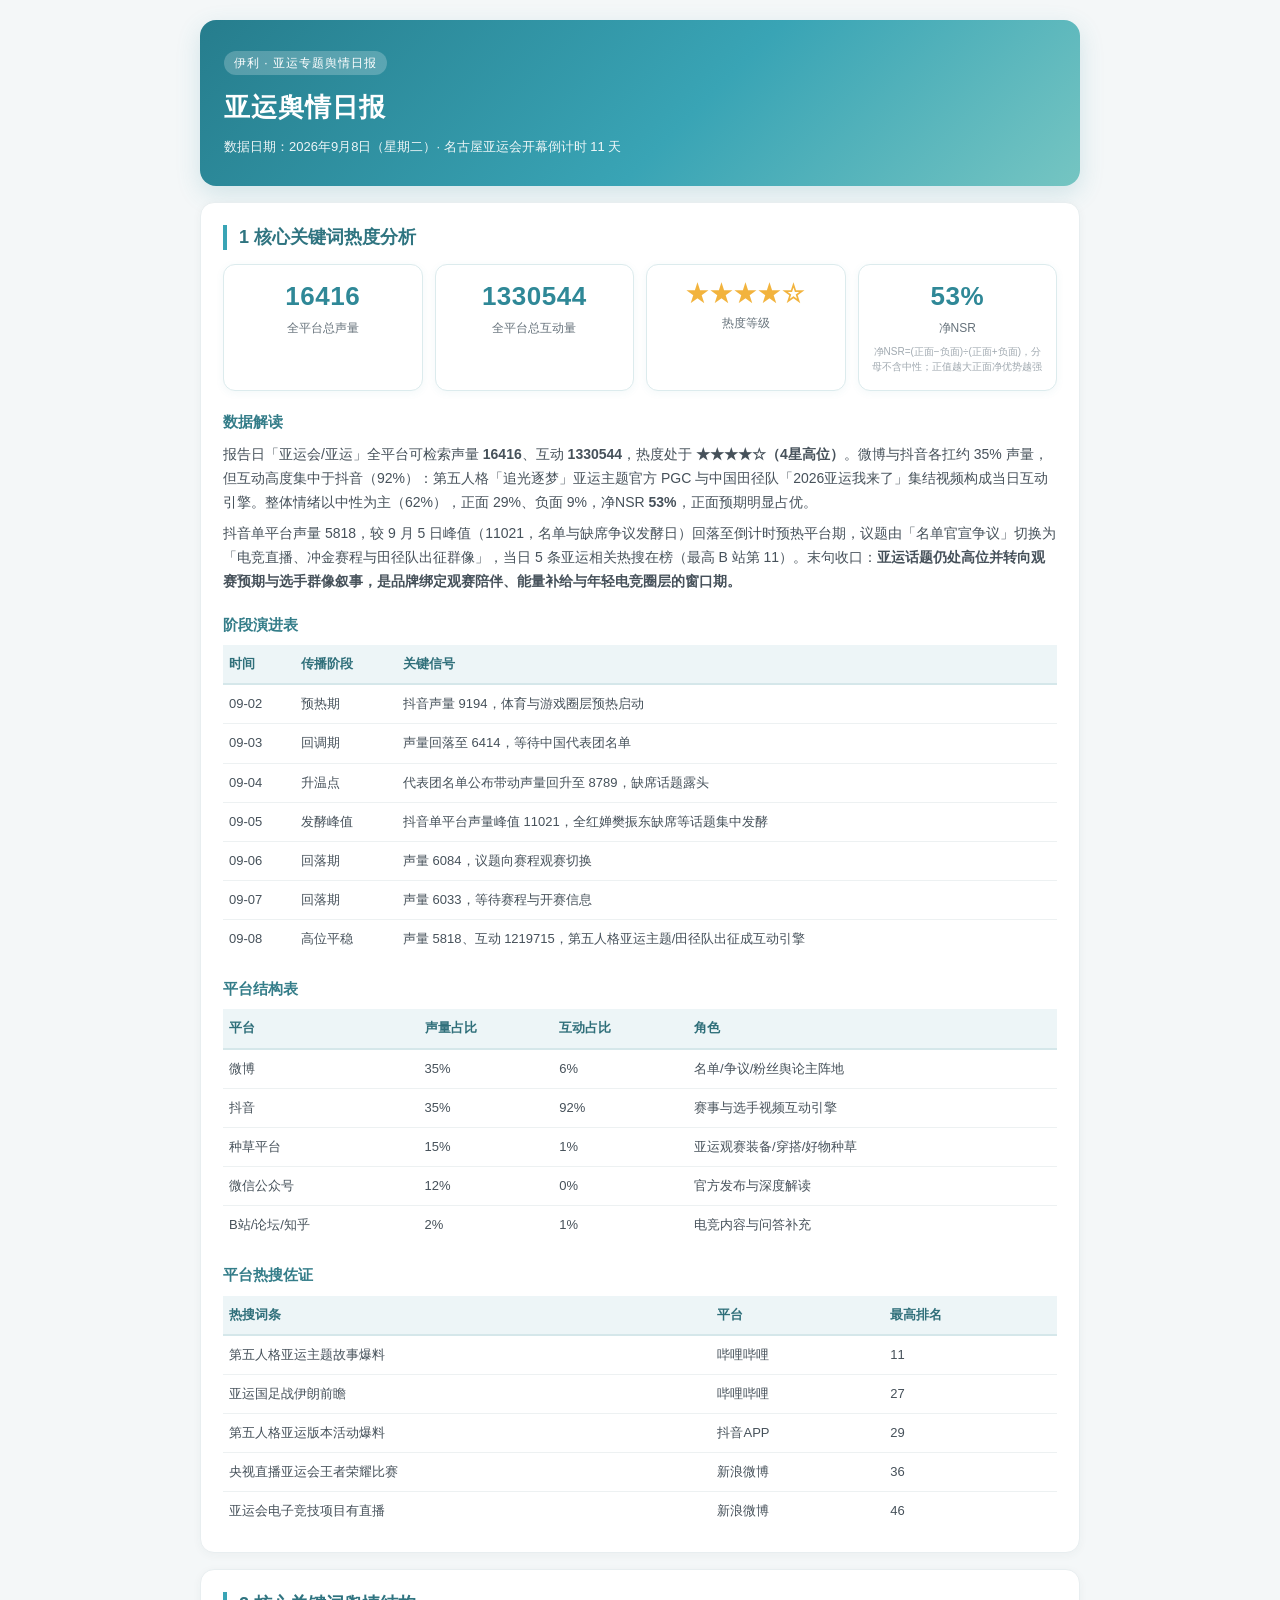
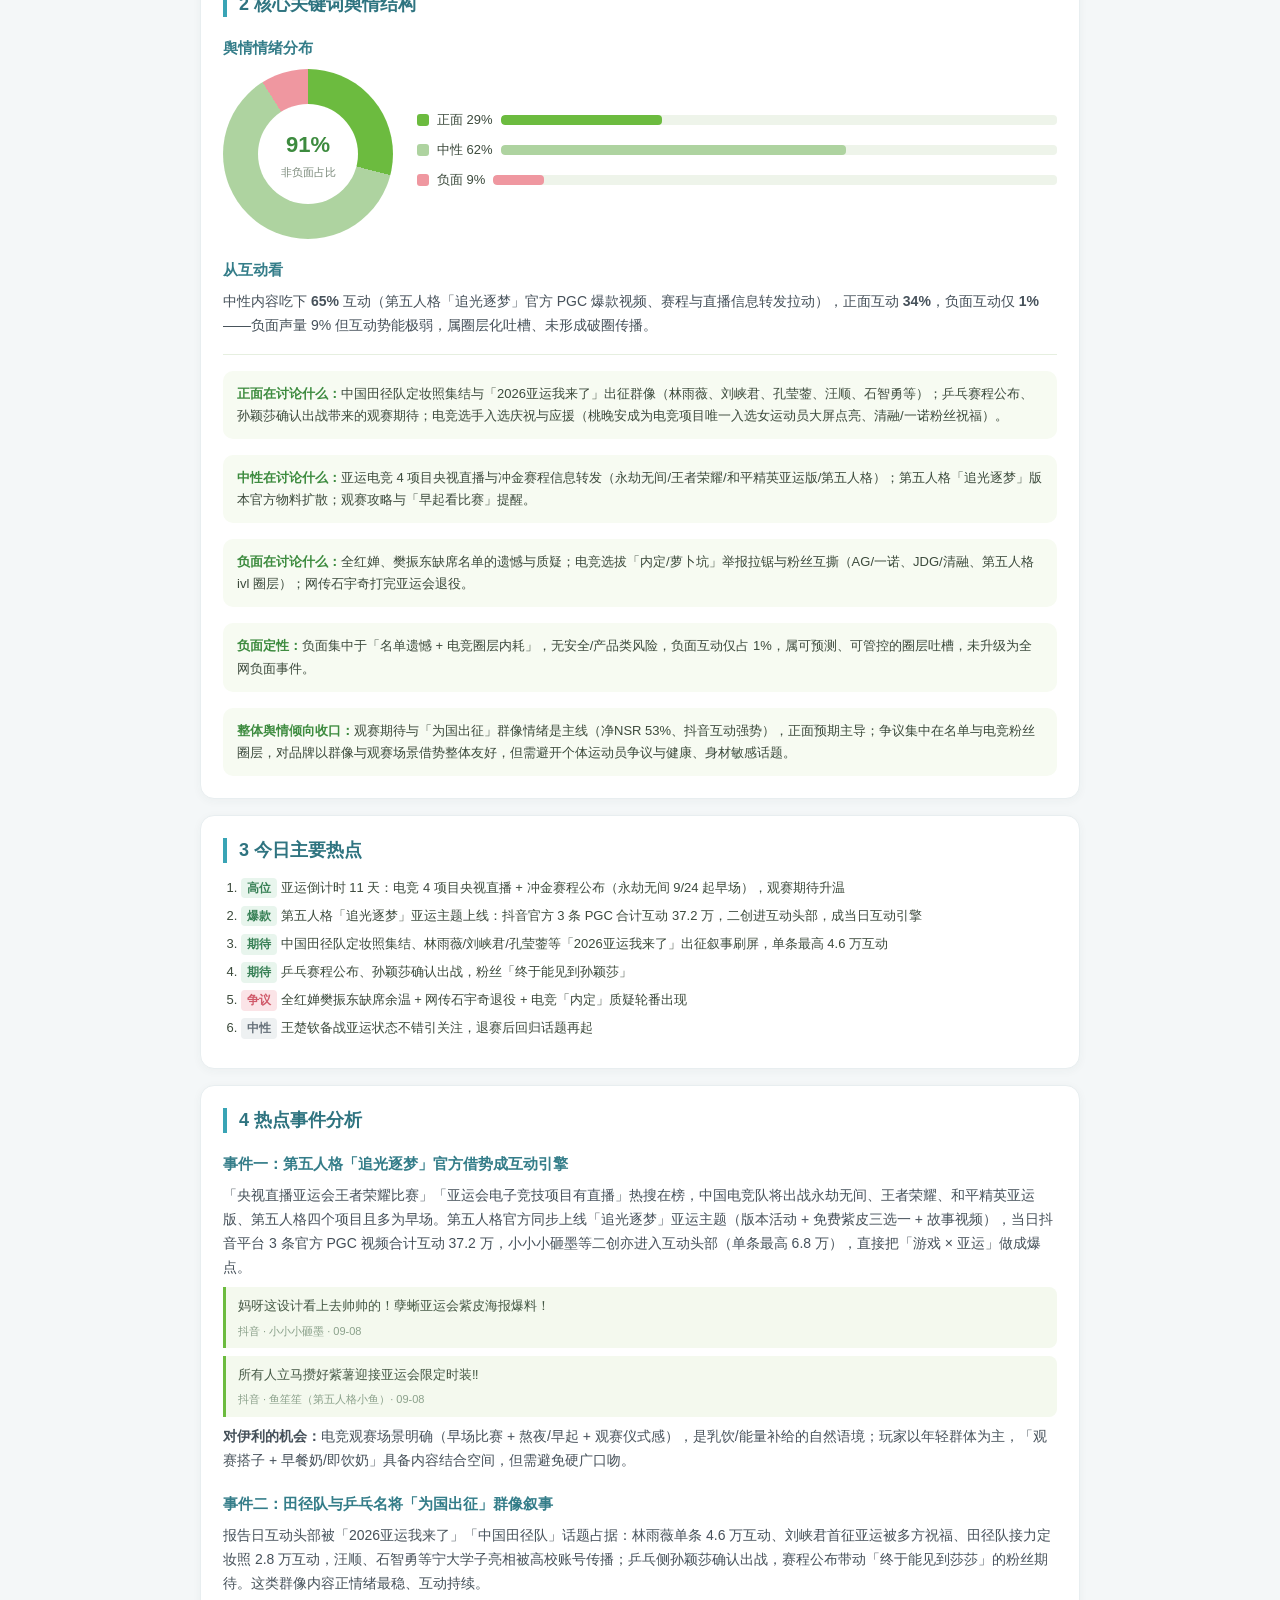
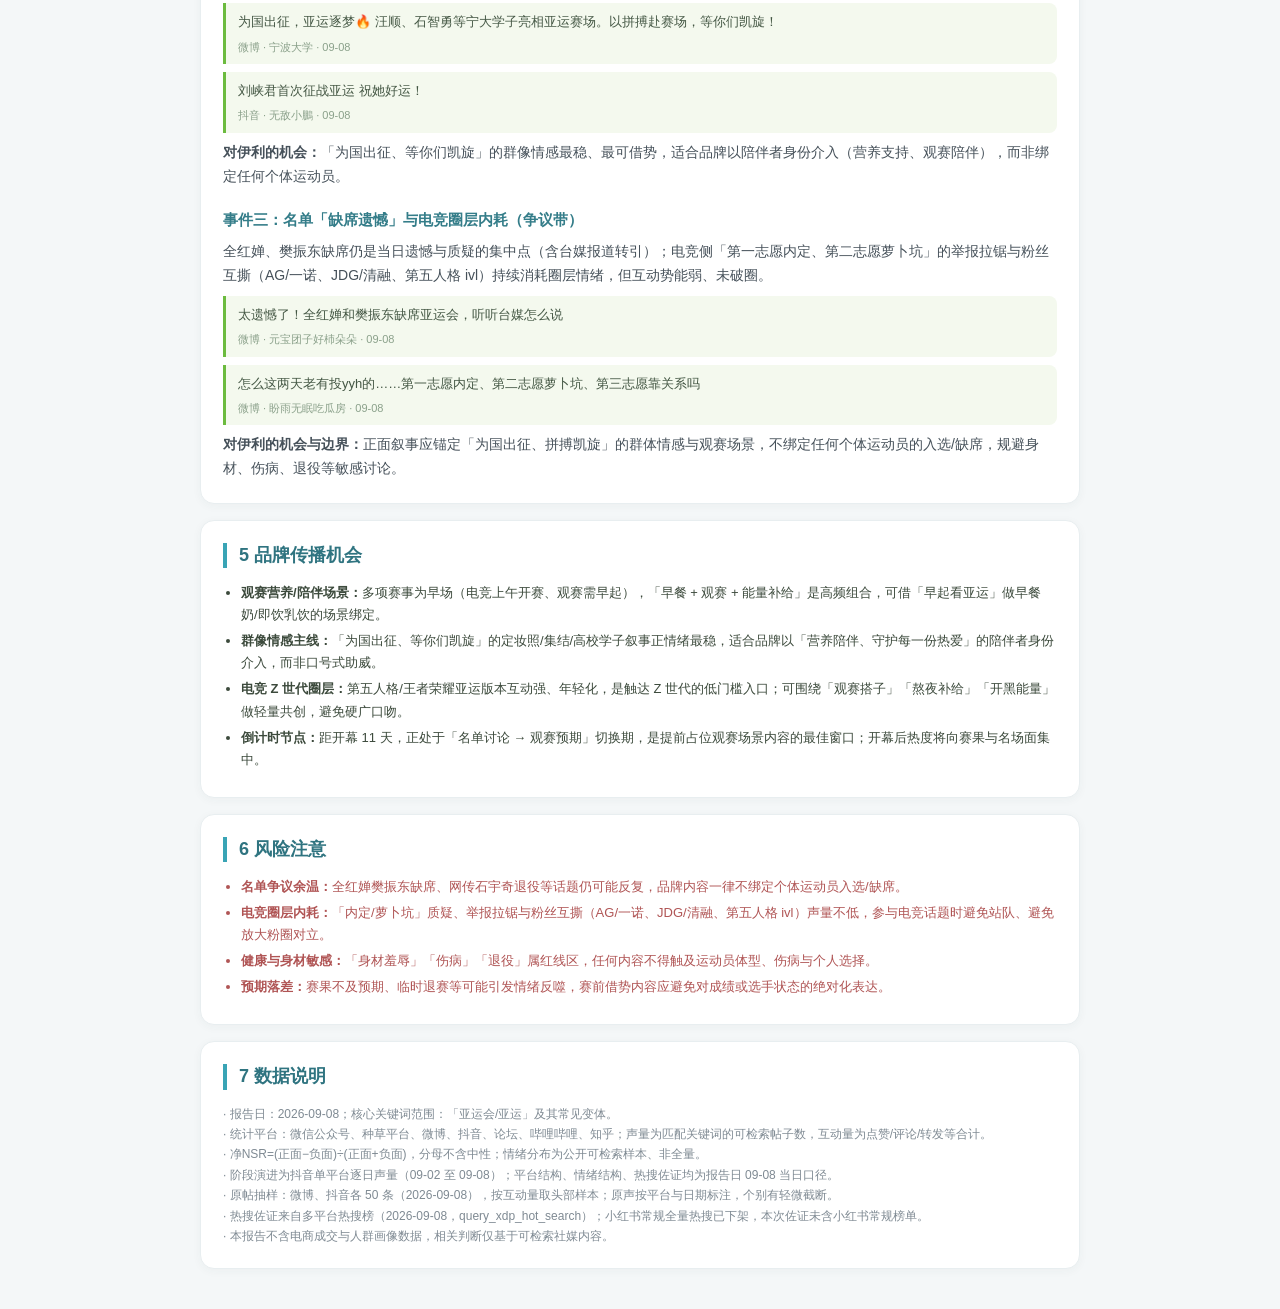
<file: asian-games-daily.html>
<!DOCTYPE html>
<html lang="zh-CN">
<head>
<meta charset="UTF-8">
<meta name="viewport" content="width=device-width, initial-scale=1.0">
<title>亚运舆情日报 · 2026-09-08</title>
<style>
  *{margin:0;padding:0;box-sizing:border-box;}
  body{background:#f4f7f8;font-family:-apple-system,BlinkMacSystemFont,"PingFang SC","Microsoft YaHei","Helvetica Neue",sans-serif;color:#343b43;padding:20px 14px 40px;line-height:1.7;}
  .wrap{max-width:880px;margin:0 auto;}
  .hero{background:linear-gradient(135deg,#267d8d 0%,#39a4b5 56%,#75c5c2 100%);border-radius:16px;padding:28px 24px;color:#fff;box-shadow:0 8px 24px rgba(48,143,159,.18);}
  .hero .tag{display:inline-block;background:rgba(255,255,255,.22);font-size:12px;padding:2px 10px;border-radius:20px;letter-spacing:1px;margin-bottom:10px;}
  .hero h1{font-size:26px;font-weight:700;letter-spacing:1px;}
  .hero .sub{font-size:13px;opacity:.92;margin-top:6px;}
  .card{background:#fff;border:1px solid #e8eef0;border-radius:14px;padding:22px;margin-top:16px;box-shadow:0 2px 10px rgba(45,71,78,.045);}
  h2{font-size:18px;color:#2f7480;margin-bottom:14px;padding-left:12px;border-left:4px solid #39a4b5;line-height:1.4;}
  h3{font-size:15px;color:#347d89;margin:18px 0 8px;}
  p{font-size:14px;color:#46515a;}
  .muted{color:#7f8a93;font-size:12px;}
  /* KPI */
  .kpis{display:grid;grid-template-columns:repeat(4,1fr);gap:12px;margin-bottom:8px;}
  .kpi{background:#fff;border-radius:12px;padding:16px 12px;text-align:center;border:1px solid #dcebed;box-shadow:0 2px 8px rgba(48,143,159,.06);}
  .kpi .num{font-size:26px;font-weight:800;color:#2f8897;letter-spacing:.5px;line-height:1.2;}
  .kpi .num.star{color:#f2b33d;font-size:22px;letter-spacing:2px;}
  .kpi .lab{font-size:12px;color:#66727b;margin-top:6px;}
  .kpi .foot{font-size:10px;color:#a0a9b0;margin-top:6px;line-height:1.5;}
  /* 表格 */
  table{width:100%;border-collapse:collapse;font-size:13px;margin-top:8px;}
  th{background:#edf5f7;color:#2f6f7a;font-weight:600;padding:8px 6px;text-align:left;border-bottom:2px solid #d5e7ea;}
  td{padding:8px 6px;border-bottom:1px solid #edf1f2;color:#46515a;vertical-align:top;}
  tr:last-child td{border-bottom:none;}
  .tag-green{display:inline-block;background:#e8f5ed;color:#398157;border-radius:4px;padding:0 6px;font-size:12px;font-weight:600;}
  .tag-red{display:inline-block;background:#fbe4e7;color:#d05a6a;border-radius:4px;padding:0 6px;font-size:12px;font-weight:600;}
  .tag-gray{display:inline-block;background:#eef1f2;color:#66717a;border-radius:4px;padding:0 6px;font-size:12px;font-weight:600;}
  /* 情绪分布 */
  .sentiment-wrap{display:flex;align-items:center;gap:24px;flex-wrap:wrap;margin-top:6px;}
  .donut{width:170px;height:170px;border-radius:50%;position:relative;flex-shrink:0;}
  .donut .hole{position:absolute;top:50%;left:50%;transform:translate(-50%,-50%);width:100px;height:100px;background:#fff;border-radius:50%;display:flex;flex-direction:column;align-items:center;justify-content:center;}
  .donut .hole b{font-size:22px;color:#3d8b3f;}
  .donut .hole span{font-size:11px;color:#7b8a7b;}
  .legend{flex:1;min-width:200px;}
  .legend-row{display:flex;align-items:center;gap:8px;font-size:13px;color:#3c4a3c;margin-bottom:8px;}
  .legend-row .dot{width:12px;height:12px;border-radius:3px;flex-shrink:0;}
  .bar-wrap{flex:1;background:#eef4ea;border-radius:4px;height:10px;overflow:hidden;min-width:80px;}
  .bar{height:10px;border-radius:4px;}
  .bar-p{background:#6cbb3f;}
  .bar-n{background:#aed3a0;}
  .bar-neg{background:#ef97a0;}
  .sent-block{margin-top:16px;padding:12px 14px;border-radius:10px;background:#f7fbf2;font-size:13px;color:#3c4a3c;}
  .sent-block b{color:#3d8b3f;}
  ul{margin:6px 0 0 18px;font-size:13px;color:#3c4a3c;}
  li{margin-bottom:4px;}
  ol{margin:6px 0 0 18px;font-size:13px;color:#3c4a3c;}
  .quote{background:#f4f9ee;border-left:3px solid #6cbb3f;padding:8px 12px;margin:8px 0;font-size:13px;color:#445744;border-radius:0 8px 8px 0;}
  .quote .src{display:block;font-size:11px;color:#8aa08a;margin-top:4px;}
  .divider{height:1px;background:#e6efe0;margin:16px 0;}
  .risk{color:#b05555;}
  @media(max-width:640px){
    .kpis{grid-template-columns:repeat(2,1fr);}
    .sentiment-wrap{flex-direction:column;align-items:flex-start;}
    .hero h1{font-size:21px;}
    table{font-size:12px;}
  }
</style>
</head>
<body>
<div class="wrap">

  <div class="hero">
    <span class="tag">伊利 · 亚运专题舆情日报</span>
    <h1>亚运舆情日报</h1>
    <div class="sub">数据日期：2026年9月8日（星期二）· 名古屋亚运会开幕倒计时 11 天</div>
  </div>

  <!-- 章节1 核心关键词热度分析 -->
  <div class="card">
    <h2>1 核心关键词热度分析</h2>

    <div class="kpis">
      <div class="kpi"><div class="num">16416</div><div class="lab">全平台总声量</div></div>
      <div class="kpi"><div class="num">1330544</div><div class="lab">全平台总互动量</div></div>
      <div class="kpi"><div class="num star">★★★★☆</div><div class="lab">热度等级</div></div>
      <div class="kpi">
        <div class="num">53%</div><div class="lab">净NSR</div>
        <div class="foot">净NSR=(正面−负面)÷(正面+负面)，分母不含中性；正值越大正面净优势越强</div>
      </div>
    </div>

    <h3>数据解读</h3>
    <p>报告日「亚运会/亚运」全平台可检索声量 <b>16416</b>、互动 <b>1330544</b>，热度处于 <b>★★★★☆（4星高位）</b>。微博与抖音各扛约 35% 声量，但互动高度集中于抖音（92%）：第五人格「追光逐梦」亚运主题官方 PGC 与中国田径队「2026亚运我来了」集结视频构成当日互动引擎。整体情绪以中性为主（62%），正面 29%、负面 9%，净NSR <b>53%</b>，正面预期明显占优。</p>
    <p style="margin-top:8px;">抖音单平台声量 5818，较 9 月 5 日峰值（11021，名单与缺席争议发酵日）回落至倒计时预热平台期，议题由「名单官宣争议」切换为「电竞直播、冲金赛程与田径队出征群像」，当日 5 条亚运相关热搜在榜（最高 B 站第 11）。末句收口：<b>亚运话题仍处高位并转向观赛预期与选手群像叙事，是品牌绑定观赛陪伴、能量补给与年轻电竞圈层的窗口期。</b></p>

    <h3>阶段演进表</h3>
    <table>
      <tr><th>时间</th><th>传播阶段</th><th>关键信号</th></tr>
      <tr><td>09-02</td><td>预热期</td><td>抖音声量 9194，体育与游戏圈层预热启动</td></tr>
      <tr><td>09-03</td><td>回调期</td><td>声量回落至 6414，等待中国代表团名单</td></tr>
      <tr><td>09-04</td><td>升温点</td><td>代表团名单公布带动声量回升至 8789，缺席话题露头</td></tr>
      <tr><td>09-05</td><td>发酵峰值</td><td>抖音单平台声量峰值 11021，全红婵樊振东缺席等话题集中发酵</td></tr>
      <tr><td>09-06</td><td>回落期</td><td>声量 6084，议题向赛程观赛切换</td></tr>
      <tr><td>09-07</td><td>回落期</td><td>声量 6033，等待赛程与开赛信息</td></tr>
      <tr><td>09-08</td><td>高位平稳</td><td>声量 5818、互动 1219715，第五人格亚运主题/田径队出征成互动引擎</td></tr>
    </table>

    <h3>平台结构表</h3>
    <table>
      <tr><th>平台</th><th>声量占比</th><th>互动占比</th><th>角色</th></tr>
      <tr><td>微博</td><td>35%</td><td>6%</td><td>名单/争议/粉丝舆论主阵地</td></tr>
      <tr><td>抖音</td><td>35%</td><td>92%</td><td>赛事与选手视频互动引擎</td></tr>
      <tr><td>种草平台</td><td>15%</td><td>1%</td><td>亚运观赛装备/穿搭/好物种草</td></tr>
      <tr><td>微信公众号</td><td>12%</td><td>0%</td><td>官方发布与深度解读</td></tr>
      <tr><td>B站/论坛/知乎</td><td>2%</td><td>1%</td><td>电竞内容与问答补充</td></tr>
    </table>

    <h3>平台热搜佐证</h3>
    <table>
      <tr><th>热搜词条</th><th>平台</th><th>最高排名</th></tr>
      <tr><td>第五人格亚运主题故事爆料</td><td>哔哩哔哩</td><td>11</td></tr>
      <tr><td>亚运国足战伊朗前瞻</td><td>哔哩哔哩</td><td>27</td></tr>
      <tr><td>第五人格亚运版本活动爆料</td><td>抖音APP</td><td>29</td></tr>
      <tr><td>央视直播亚运会王者荣耀比赛</td><td>新浪微博</td><td>36</td></tr>
      <tr><td>亚运会电子竞技项目有直播</td><td>新浪微博</td><td>46</td></tr>
    </table>
  </div>

  <!-- 章节2 核心关键词舆情结构 -->
  <div class="card">
    <h2>2 核心关键词舆情结构</h2>

    <h3>舆情情绪分布</h3>
    <div class="sentiment-wrap">
      <div class="donut" style="background:conic-gradient(#6cbb3f 0% 29%, #aed3a0 29% 91%, #ef97a0 91% 100%);">
        <div class="hole"><b>91%</b><span>非负面占比</span></div>
      </div>
      <div class="legend">
        <div class="legend-row"><span class="dot" style="background:#6cbb3f;"></span>正面 29%<div class="bar-wrap"><div class="bar bar-p" style="width:29%;"></div></div></div>
        <div class="legend-row"><span class="dot" style="background:#aed3a0;"></span>中性 62%<div class="bar-wrap"><div class="bar bar-n" style="width:62%;"></div></div></div>
        <div class="legend-row"><span class="dot" style="background:#ef97a0;"></span>负面 9%<div class="bar-wrap"><div class="bar bar-neg" style="width:9%;"></div></div></div>
      </div>
    </div>

    <h3>从互动看</h3>
    <p>中性内容吃下 <b>65%</b> 互动（第五人格「追光逐梦」官方 PGC 爆款视频、赛程与直播信息转发拉动），正面互动 <b>34%</b>，负面互动仅 <b>1%</b>——负面声量 9% 但互动势能极弱，属圈层化吐槽、未形成破圈传播。</p>

    <div class="divider"></div>
    <div class="sent-block">
      <b>正面在讨论什么：</b>中国田径队定妆照集结与「2026亚运我来了」出征群像（林雨薇、刘峡君、孔莹蓥、汪顺、石智勇等）；乒乓赛程公布、孙颖莎确认出战带来的观赛期待；电竞选手入选庆祝与应援（桃晚安成为电竞项目唯一入选女运动员大屏点亮、清融/一诺粉丝祝福）。
    </div>
    <div class="sent-block">
      <b>中性在讨论什么：</b>亚运电竞 4 项目央视直播与冲金赛程信息转发（永劫无间/王者荣耀/和平精英亚运版/第五人格）；第五人格「追光逐梦」版本官方物料扩散；观赛攻略与「早起看比赛」提醒。
    </div>
    <div class="sent-block">
      <b>负面在讨论什么：</b>全红婵、樊振东缺席名单的遗憾与质疑；电竞选拔「内定/萝卜坑」举报拉锯与粉丝互撕（AG/一诺、JDG/清融、第五人格 ivl 圈层）；网传石宇奇打完亚运会退役。
    </div>
    <div class="sent-block">
      <b>负面定性：</b>负面集中于「名单遗憾 + 电竞圈层内耗」，无安全/产品类风险，负面互动仅占 1%，属可预测、可管控的圈层吐槽，未升级为全网负面事件。
    </div>
    <div class="sent-block">
      <b>整体舆情倾向收口：</b>观赛期待与「为国出征」群像情绪是主线（净NSR 53%、抖音互动强势），正面预期主导；争议集中在名单与电竞粉丝圈层，对品牌以群像与观赛场景借势整体友好，但需避开个体运动员争议与健康、身材敏感话题。
    </div>
  </div>

  <!-- 章节3 今日主要热点 -->
  <div class="card">
    <h2>3 今日主要热点</h2>
    <ol>
      <li style="margin-bottom:6px;"><span class="tag-green">高位</span> 亚运倒计时 11 天：电竞 4 项目央视直播 + 冲金赛程公布（永劫无间 9/24 起早场），观赛期待升温</li>
      <li style="margin-bottom:6px;"><span class="tag-green">爆款</span> 第五人格「追光逐梦」亚运主题上线：抖音官方 3 条 PGC 合计互动 37.2 万，二创进互动头部，成当日互动引擎</li>
      <li style="margin-bottom:6px;"><span class="tag-green">期待</span> 中国田径队定妆照集结、林雨薇/刘峡君/孔莹蓥等「2026亚运我来了」出征叙事刷屏，单条最高 4.6 万互动</li>
      <li style="margin-bottom:6px;"><span class="tag-green">期待</span> 乒乓赛程公布、孙颖莎确认出战，粉丝「终于能见到孙颖莎」</li>
      <li style="margin-bottom:6px;"><span class="tag-red">争议</span> 全红婵樊振东缺席余温 + 网传石宇奇退役 + 电竞「内定」质疑轮番出现</li>
      <li style="margin-bottom:6px;"><span class="tag-gray">中性</span> 王楚钦备战亚运状态不错引关注，退赛后回归话题再起</li>
    </ol>
  </div>

  <!-- 章节4 热点事件分析 -->
  <div class="card">
    <h2>4 热点事件分析</h2>

    <h3>事件一：第五人格「追光逐梦」官方借势成互动引擎</h3>
    <p>「央视直播亚运会王者荣耀比赛」「亚运会电子竞技项目有直播」热搜在榜，中国电竞队将出战永劫无间、王者荣耀、和平精英亚运版、第五人格四个项目且多为早场。第五人格官方同步上线「追光逐梦」亚运主题（版本活动 + 免费紫皮三选一 + 故事视频），当日抖音平台 3 条官方 PGC 视频合计互动 37.2 万，小小小砸墨等二创亦进入互动头部（单条最高 6.8 万），直接把「游戏 × 亚运」做成爆点。</p>
    <div class="quote">妈呀这设计看上去帅帅的！孽蜥亚运会紫皮海报爆料！<span class="src">抖音 · 小小小砸墨 · 09-08</span></div>
    <div class="quote">所有人立马攒好紫薯迎接亚运会限定时装‼️<span class="src">抖音 · 鱼笙笙（第五人格小鱼）· 09-08</span></div>
    <p style="margin-top:8px;"><b>对伊利的机会：</b>电竞观赛场景明确（早场比赛 + 熬夜/早起 + 观赛仪式感），是乳饮/能量补给的自然语境；玩家以年轻群体为主，「观赛搭子 + 早餐奶/即饮奶」具备内容结合空间，但需避免硬广口吻。</p>

    <h3>事件二：田径队与乒乓名将「为国出征」群像叙事</h3>
    <p>报告日互动头部被「2026亚运我来了」「中国田径队」话题占据：林雨薇单条 4.6 万互动、刘峡君首征亚运被多方祝福、田径队接力定妆照 2.8 万互动，汪顺、石智勇等宁大学子亮相被高校账号传播；乒乓侧孙颖莎确认出战，赛程公布带动「终于能见到莎莎」的粉丝期待。这类群像内容正情绪最稳、互动持续。</p>
    <div class="quote">为国出征，亚运逐梦🔥 汪顺、石智勇等宁大学子亮相亚运赛场。以拼搏赴赛场，等你们凯旋！<span class="src">微博 · 宁波大学 · 09-08</span></div>
    <div class="quote">刘峡君首次征战亚运 祝她好运！<span class="src">抖音 · 无敌小鵬 · 09-08</span></div>
    <p style="margin-top:8px;"><b>对伊利的机会：</b>「为国出征、等你们凯旋」的群像情感最稳、最可借势，适合品牌以陪伴者身份介入（营养支持、观赛陪伴），而非绑定任何个体运动员。</p>

    <h3>事件三：名单「缺席遗憾」与电竞圈层内耗（争议带）</h3>
    <p>全红婵、樊振东缺席仍是当日遗憾与质疑的集中点（含台媒报道转引）；电竞侧「第一志愿内定、第二志愿萝卜坑」的举报拉锯与粉丝互撕（AG/一诺、JDG/清融、第五人格 ivl）持续消耗圈层情绪，但互动势能弱、未破圈。</p>
    <div class="quote">太遗憾了！全红婵和樊振东缺席亚运会，听听台媒怎么说<span class="src">微博 · 元宝团子好杮朵朵 · 09-08</span></div>
    <div class="quote">怎么这两天老有投yyh的……第一志愿内定、第二志愿萝卜坑、第三志愿靠关系吗<span class="src">微博 · 盼雨无眠吃瓜房 · 09-08</span></div>
    <p style="margin-top:8px;"><b>对伊利的机会与边界：</b>正面叙事应锚定「为国出征、拼搏凯旋」的群体情感与观赛场景，不绑定任何个体运动员的入选/缺席，规避身材、伤病、退役等敏感讨论。</p>
  </div>

  <!-- 章节5 品牌传播机会 -->
  <div class="card">
    <h2>5 品牌传播机会</h2>
    <ul>
      <li><b>观赛营养/陪伴场景：</b>多项赛事为早场（电竞上午开赛、观赛需早起），「早餐 + 观赛 + 能量补给」是高频组合，可借「早起看亚运」做早餐奶/即饮乳饮的场景绑定。</li>
      <li><b>群像情感主线：</b>「为国出征、等你们凯旋」的定妆照/集结/高校学子叙事正情绪最稳，适合品牌以「营养陪伴、守护每一份热爱」的陪伴者身份介入，而非口号式助威。</li>
      <li><b>电竞 Z 世代圈层：</b>第五人格/王者荣耀亚运版本互动强、年轻化，是触达 Z 世代的低门槛入口；可围绕「观赛搭子」「熬夜补给」「开黑能量」做轻量共创，避免硬广口吻。</li>
      <li><b>倒计时节点：</b>距开幕 11 天，正处于「名单讨论 → 观赛预期」切换期，是提前占位观赛场景内容的最佳窗口；开幕后热度将向赛果与名场面集中。</li>
    </ul>
  </div>

  <!-- 章节6 风险注意 -->
  <div class="card">
    <h2>6 风险注意</h2>
    <ul class="risk">
      <li><b>名单争议余温：</b>全红婵樊振东缺席、网传石宇奇退役等话题仍可能反复，品牌内容一律不绑定个体运动员入选/缺席。</li>
      <li><b>电竞圈层内耗：</b>「内定/萝卜坑」质疑、举报拉锯与粉丝互撕（AG/一诺、JDG/清融、第五人格 ivl）声量不低，参与电竞话题时避免站队、避免放大粉圈对立。</li>
      <li><b>健康与身材敏感：</b>「身材羞辱」「伤病」「退役」属红线区，任何内容不得触及运动员体型、伤病与个人选择。</li>
      <li><b>预期落差：</b>赛果不及预期、临时退赛等可能引发情绪反噬，赛前借势内容应避免对成绩或选手状态的绝对化表达。</li>
    </ul>
  </div>

  <!-- 章节7 数据说明 -->
  <div class="card">
    <h2>7 数据说明</h2>
    <p class="muted">
      · 报告日：2026-09-08；核心关键词范围：「亚运会/亚运」及其常见变体。<br>
      · 统计平台：微信公众号、种草平台、微博、抖音、论坛、哔哩哔哩、知乎；声量为匹配关键词的可检索帖子数，互动量为点赞/评论/转发等合计。<br>
      · 净NSR=(正面−负面)÷(正面+负面)，分母不含中性；情绪分布为公开可检索样本、非全量。<br>
      · 阶段演进为抖音单平台逐日声量（09-02 至 09-08）；平台结构、情绪结构、热搜佐证均为报告日 09-08 当日口径。<br>
      · 原帖抽样：微博、抖音各 50 条（2026-09-08），按互动量取头部样本；原声按平台与日期标注，个别有轻微截断。<br>
      · 热搜佐证来自多平台热搜榜（2026-09-08，query_xdp_hot_search）；小红书常规全量热搜已下架，本次佐证未含小红书常规榜单。<br>
      · 本报告不含电商成交与人群画像数据，相关判断仅基于可检索社媒内容。
    </p>
  </div>

</div>
</body>
</html>
</file>
<file: _next/static/css/page.DdrMeLr4.css>
.kv-app{--primary:#39a4b5;--ring:#278b9c;--color-accent:#edf5f7;--color-accent-foreground:#2b6874;--color-popover:#fff;--color-popover-foreground:#555d66;color:#555d66;background:#f4f7f8;min-height:100svh;font-family:PingFang SC,Microsoft YaHei,Arial,sans-serif;font-weight:400}.kv-app svg{stroke-width:1.5px}.kv-app button{font-weight:400}.kv-app button:hover{filter:none}.kv-app button:focus-visible{outline-offset:4px;outline:2px solid #298b9c}.kv-app [data-slot=sidebar-container]{border:0;padding:12px 0 12px 12px}.kv-app [data-slot=sidebar-inner]{border-radius:25px;overflow:hidden;background:#fff!important}.kv-brand{color:#359fb0;align-items:center;gap:11px;padding:0 17px;display:flex}.kv-brand>svg{flex-shrink:0;width:34px;height:43px}.kv-brand strong{letter-spacing:.2px;color:#30353b;font-family:Arial,sans-serif;font-size:28px;font-weight:500;line-height:1.1;display:block}.kv-brand span{color:#626c79;margin-top:5px;font-size:14px;display:block}.kv-new{color:#fff;background:#39a4b5;border-radius:30px;justify-content:flex-start;gap:14px;width:100%;height:52px;margin-top:26px;padding:0 22px;font-size:16px}.kv-new:hover,.kv-send:hover{background:#3198aa}.kv-nav{color:#636c7a;border-radius:9px;justify-content:flex-start;gap:19px;width:100%;height:56px;padding:0 19px;font-size:15px}.kv-nav:hover{background:#f6f9fa}.kv-nav[aria-current=page]{color:#444f5e}.kv-history{border-top:1px solid #edf0f2;margin-top:20px;padding:22px 8px 10px}.kv-history button{text-align:left;color:#687180;border-radius:7px;justify-content:flex-start;gap:15px;width:100%;height:46px;padding:0 8px;font-size:13px}.kv-history button:hover{background:#f4f8f9}.kv-history button span{text-overflow:ellipsis;white-space:nowrap;overflow:hidden}.kv-side-footer{color:#626c7a;border-top:1px solid #edf0f2;align-items:center;margin:0 17px;font-size:13px;flex-direction:row!important;gap:12px!important;padding:21px 8px!important;display:flex!important}.kv-team-icon{background:#f3f6f8;border-radius:50%;flex-shrink:0;place-items:center;width:36px;height:36px;display:grid}.kv-side-footer>button{margin-left:auto}.kv-main{flex:1;min-width:0;padding:0 32px}.kv-header{border-bottom:1px solid #e9eef0;justify-content:space-between;align-items:center;height:78px;display:flex}.kv-header>div{color:#727b87;align-items:center;gap:17px;font-size:14px;display:flex}.kv-header i{color:#a0a7b1;margin:0 1px;font-style:normal}.kv-header b{color:#414957;font-weight:500}.kv-header-actions button{color:#657080}.kv-account>span{color:#fff;background:#39a4b5;border-radius:50%;place-items:center;width:37px;height:37px;font-family:Arial;font-size:20px;display:grid}.kv-sidebar-trigger{display:none!important}.kv-start{max-width:1120px;margin:0 auto;padding:clamp(64px,9vh,108px) 4px 50px}.kv-welcome{text-align:center}.kv-welcome h1{letter-spacing:.2px;color:#30353b;font-size:clamp(28px,2.65vw,38px);font-weight:500;line-height:1.5}.kv-welcome h1 span{color:#328b99}.kv-welcome p{color:#7b838c;letter-spacing:.25px;margin-top:10px;font-size:17px;line-height:1.8}.kv-tabs{margin-top:31px;gap:0!important}.kv-tabs [data-slot=tabs-list]{background:0 0;gap:36px;margin:0 auto;padding:0;height:49px!important}.kv-tabs [data-slot=tabs-trigger]{height:49px;box-shadow:none;color:#727b87;background:0 0;border:0;border-radius:0;gap:13px;padding:0 4px;font-size:16px;font-weight:400}.kv-tabs [data-slot=tabs-trigger][data-active]{color:#2b92a3;background:0 0;font-weight:500}.kv-tabs [data-slot=tabs-trigger]:after{background:#39a4b5;border-radius:2px;height:2px!important;bottom:0!important}.kv-panel{min-width:0;padding:0}.kv-capabilities{justify-content:center;align-items:center;gap:34px;margin:27px 0 26px;display:flex}.kv-capabilities button{color:#6a7381;border-radius:6px;gap:12px;padding:7px 2px;font-size:15px}.kv-capabilities button:hover{color:#2a8999}.kv-capabilities button[aria-pressed=true]{color:#2b8999;box-shadow:0 2px #9cced5}.kv-composer{background:#fff;border:1px solid #fff;border-radius:24px;overflow:visible;box-shadow:0 10px 38px #50677306}.kv-composer:focus-within{box-shadow:0 0 0 1px #bddde3,0 10px 38px #50677306}.kv-composer textarea{color:#555d66;background:0 0;border:0;border-radius:24px 24px 0 0;outline:none;width:100%;height:147px;padding:25px 26px 14px;font-size:16px;line-height:1.8;display:block}.kv-composer textarea::placeholder{color:#858c96}.kv-tools{justify-content:space-between;align-items:center;gap:16px;padding:12px 23px 18px;display:flex}.kv-tool-group{flex-wrap:wrap;align-items:center;gap:22px;display:flex}.kv-tool-group>button{color:#77818f;white-space:nowrap;border-radius:7px;gap:10px;min-height:36px;padding:0 2px;font-size:14px}.kv-tool-group>button:hover{color:#358a99}.kv-tool-group .kv-attach{gap:10px}.kv-attach>span:first-child{border:1px solid #e1e8ec;border-radius:50%;place-items:center;width:37px;height:37px;display:grid}.kv-send{color:#fff;background:#39a4b5;border-radius:30px;flex-shrink:0;gap:12px;min-width:116px;height:48px;padding:0 21px;font-size:16px}.kv-footnote{text-align:center;color:#8a929c;margin-top:24px;font-size:12px}.kv-footnote span{color:#8a929c;border-left:1px solid #dce3e7;margin-left:15px;padding-left:15px}.kv-error{color:#b65242;margin:12px 20px;font-size:13px}.kv-attachments{flex-wrap:wrap;align-items:center;gap:8px;padding:0 25px 10px;display:flex}.kv-attachments>span{overflow-wrap:anywhere;background:#f0f6f8;border-radius:6px;align-items:center;gap:7px;max-width:100%;padding:4px 8px;font-size:12px;display:flex}.kv-attachments small{color:#7c8794;font-size:12px}.kv-menu{font:14px/1.5 PingFang SC,sans-serif;color:#586170!important;background:#fff!important;border-radius:12px!important;width:auto!important;min-width:180px!important;padding:7px!important;box-shadow:0 8px 30px #33465316!important}.kv-menu [role=menuitem],.kv-menu [role=menuitemradio]{border-radius:7px;min-height:37px;padding:9px 13px}.kv-menu [data-highlighted]{color:#317a87!important;background:#edf5f7!important}.kv-menu [data-disabled]{color:#7d8792;opacity:1}.kv-dialog{color:#566170!important;background:#fff!important;border-radius:20px!important;gap:16px!important;max-width:520px!important;padding:29px!important}.kv-dialog [data-slot=dialog-title]{color:#303b45;font-size:20px;font-weight:500}.kv-dialog [data-slot=dialog-description]{color:#7b8591;font-size:13px;line-height:1.8}.kv-search-input{border:1px solid #dce5ea;border-radius:9px;outline-color:#39a4b5;width:100%;padding:11px 13px}.kv-search-results{flex-direction:column;display:flex}.kv-search-results button{border-radius:7px;justify-content:flex-start;padding:12px 8px;font-size:14px}.kv-search-results button:hover{background:#f0f7f8}.kv-search-results p{color:#84909b;padding:16px;font-size:14px}.kv-brief{background:#f7f9fa;border-radius:12px;padding:18px}.kv-brief>p{color:#434f5c;overflow-wrap:anywhere;font-size:16px;line-height:1.8}.kv-brief dl{margin:18px 0 0;font-size:13px}.kv-brief dl>div{justify-content:space-between;gap:15px;margin:8px 0;display:flex}.kv-brief dt{color:#84919a}.kv-brief dd{color:#566d79;margin:0}.kv-dialog-done{color:#fff;background:#39a4b5;border-radius:22px;justify-self:end;padding:10px 15px;font-size:14px}@media (min-width:1600px){.kv-start{padding-top:100px}.kv-composer textarea{height:160px}}@media (max-width:1200px){.kv-main{padding:0 23px}.kv-tool-group{gap:12px}.kv-tool-group>button{gap:6px;font-size:12px}.kv-tool-group .kv-attach>span:last-child{display:none}.kv-capabilities{gap:22px}.kv-send{min-width:98px}.kv-welcome h1{font-size:31px}}@media (max-width:800px){.kv-sidebar-trigger{display:inline-flex!important}.kv-header>div>svg{display:none}.kv-header{height:66px}.kv-header>div{gap:10px;font-size:12px}.kv-header .kv-header-actions{gap:13px}.kv-account>span{width:30px;height:30px}.kv-main{padding:0 16px}.kv-start{padding-top:62px}.kv-welcome h1{font-size:27px}.kv-welcome p{font-size:14px}.kv-tabs [data-slot=tabs-list]{gap:22px}.kv-tabs [data-slot=tabs-trigger]{gap:8px;font-size:14px}.kv-capabilities{flex-wrap:wrap;gap:10px;margin:21px 0}.kv-capabilities button{gap:6px;font-size:13px}.kv-tools{align-items:flex-end;padding:10px 15px 16px}.kv-tool-group{gap:7px 14px}.kv-tool-group>button{font-size:12px}.kv-composer textarea{height:150px;padding:20px;font-size:15px}.kv-send{min-width:84px;height:43px;padding:0 14px;font-size:14px}.kv-footnote span{display:none}.kv-footnote{font-size:12px}}@media (prefers-reduced-motion:reduce){.kv-app *{scroll-behavior:auto!important;transition:none!important;animation:none!important}}.kv-app .kv-new{color:#54717a;box-shadow:none;background:#eaf3f5;border:1px solid #e4eff2;border-radius:16px;height:48px;font-size:15px;font-weight:400}.kv-tabs [data-slot=tabs-list]{background:#eaf1f3;border:1px solid #e7eff1;border-radius:32px;gap:5px;padding:5px;box-shadow:inset 0 1px #ffffffb3;height:60px!important}.kv-tabs [data-slot=tabs-trigger]{color:#64747e;border-radius:26px;gap:10px;min-width:154px;height:48px;padding:0 21px;font-size:16px;transition:background .16s,color .16s,box-shadow .16s}.kv-tabs [data-slot=tabs-trigger]:hover{color:#3e6b76;background:#ffffff80}.kv-tabs [data-slot=tabs-trigger][data-active]{color:#fff;background:#328fa0;font-weight:500;box-shadow:0 3px 8px #366d7824,inset 0 1px #ffffff26}.kv-tabs [data-slot=tabs-trigger]:after{display:none}.kv-capability-label{color:#85919a;margin-right:3px;font-size:13px}.kv-capabilities button{background:#ffffffb8;border:1px solid #e8eef0;border-radius:23px;gap:9px;padding:8px 15px;font-size:14px}.kv-capabilities button[aria-pressed=true]{color:#357d8c;box-shadow:none;background:#edf7f9;border-color:#bddce2}.kv-composer{border:1px solid #e8eef0;box-shadow:0 2px 4px #334b5410,0 14px 40px #658a9608,inset 0 1px #fff}.kv-composer:focus-within{border-color:#b9d8df;box-shadow:0 0 0 3px #39a4b509,0 9px 30px #658a960d,inset 0 1px #fff}.kv-history button{height:44px}.kv-history{margin-top:16px;padding-top:18px}@media (max-width:800px){.kv-tabs [data-slot=tabs-list]{gap:2px;padding:4px;height:54px!important}.kv-tabs [data-slot=tabs-trigger]{gap:7px;min-width:0;height:44px;padding:0 13px;font-size:14px}.kv-capabilities{gap:8px}.kv-capability-label{text-align:center;width:100%;margin:0 0 3px}.kv-capabilities button{gap:5px;padding:7px 9px;font-size:12px}}.kv-app [data-slot=sidebar-container]{padding:8px 0 8px 8px}.kv-app [data-slot=sidebar-inner]{border-radius:18px}.kv-brand{gap:9px;padding:0 12px}.kv-brand strong{font-size:23px}.kv-brand span{margin-top:3px;font-size:12px;line-height:16px}.kv-app .kv-new{border-radius:10px;gap:10px;height:36px;margin-top:20px;padding:0 12px;font-size:14px;line-height:20px}.kv-new svg{width:18px;height:18px}.kv-side-content{gap:0!important;padding:0 12px!important}.kv-nav{border-radius:7px;gap:10px;height:36px;padding:6px 10px;font-size:14px;line-height:20px}.kv-nav svg{width:18px;height:18px}.kv-history{margin-top:14px;padding:13px 0 8px}.kv-history>p{margin:0 10px 7px;font-size:12px;line-height:18px}.kv-history button{gap:9px;height:36px;padding:6px 10px;font-size:14px;line-height:20px}.kv-history button svg{width:16px;height:16px}.kv-side-footer{margin:0 12px;font-size:13px;line-height:20px;gap:9px!important;padding:12px 8px!important}.kv-team-icon{width:30px;height:30px}.kv-main{padding:0 28px}.kv-header{height:58px}.kv-header>div{gap:12px;font-size:13px}.kv-header svg{width:19px;height:19px}.kv-header .kv-header-actions{gap:19px}.kv-account{gap:10px}.kv-account>span{width:30px;height:30px;font-size:16px}.kv-start{max-width:1040px;padding:clamp(42px,7vh,72px) 4px 35px}.kv-welcome h1{letter-spacing:0;font-size:30px;font-weight:500;line-height:1.45}.kv-tabs{margin-top:27px}.kv-tabs [data-slot=tabs-list]{border-radius:24px;gap:4px;padding:4px;height:44px!important}.kv-tabs [data-slot=tabs-trigger]{border-radius:20px;gap:8px;min-width:128px;height:34px;padding:0 17px;font-size:14px;line-height:20px}.kv-tabs [data-slot=tabs-trigger] svg{width:18px!important;height:18px!important}.kv-capabilities{gap:10px;margin-top:23px;margin-bottom:20px}.kv-capability-label{font-size:12px}.kv-capabilities button{gap:7px;padding:5px 12px;font-size:13px;line-height:20px}.kv-capabilities button svg{width:17px;height:17px}.kv-composer{border-radius:20px}.kv-composer textarea{border-radius:20px 20px 0 0;height:130px;padding:20px 22px 12px;font-size:16px;line-height:1.65}.kv-tool-group>button{gap:8px;min-height:30px;font-size:13px;line-height:20px}.kv-tool-group>button svg{width:18px;height:18px}.kv-send{gap:9px;min-width:96px;height:38px;padding:0 17px;font-size:14px}.kv-send svg{width:18px;height:18px}.kv-footnote{margin-top:18px;font-size:12px;line-height:18px}@media (max-width:1100px){.kv-tool-group{gap:10px}.kv-main{padding:0 20px}.kv-welcome h1{font-size:28px}}@media (max-width:800px){.kv-main{padding:0 15px}.kv-start{padding-top:42px}.kv-welcome h1{font-size:25px}.kv-tabs [data-slot=tabs-trigger]{min-width:0;padding:0 13px}.kv-capabilities{gap:7px}.kv-tools{flex-wrap:wrap;align-items:flex-end}.kv-tool-group{flex:1;gap:7px 12px}.kv-capability-label{width:100%;margin-bottom:0}.kv-composer textarea{height:130px}.kv-send{min-width:84px}}.kv-app [data-slot=sidebar-container]{border-right:1px solid #e8ecee;padding:0}.kv-app [data-slot=sidebar-inner]{border-radius:0;background:#fbfcfc!important}.kv-app .kv-sidebar [data-slot=sidebar]{background:#fbfcfc!important}.kv-side-header{padding:14px 10px 8px!important}.kv-brand{gap:8px;height:43px;padding:0 10px}.kv-brand>svg{width:23px;height:28px}.kv-brand strong{color:#293139;white-space:nowrap;letter-spacing:-.1px;font-size:15px;font-weight:500;line-height:20px}.kv-app .kv-new{color:#49656d;background:#eef5f6;border:0;border-radius:8px;gap:9px;height:36px;margin-top:10px;padding:0 10px;font-size:14px}.kv-app .kv-new:hover{color:#2e5f69;background:#e4eff1}.kv-side-content{padding:4px 10px 0!important}.kv-nav{color:#4f5963;border-radius:8px;gap:10px;height:36px;padding:6px 10px;font-size:14px}.kv-nav:hover{color:#28323a;background:#f0f3f4}.kv-nav[aria-current=page]{color:#2e5962;background:#eef4f5;font-weight:500}.kv-nav svg{color:#657480}.kv-history{border-color:#e8ecee;margin-top:10px;padding:12px 0 6px}.kv-history>p{color:#8a939a;margin:0 10px 5px;font-size:12px}.kv-history button{color:#555f69;gap:9px;height:34px;padding:5px 10px;font-size:13px;line-height:20px}.kv-history button:hover{color:#2e3840;background:#f0f3f4}.kv-history button svg{color:#71808b;width:15px;height:15px}.kv-side-footer{color:#505b65;border-color:#e8ecee;margin:0 10px;font-size:13px;padding:10px!important}.kv-team-icon{background:#eef3f4;width:28px;height:28px}.kv-team-icon svg{width:16px;height:16px}.kv-app [data-slot=sidebar-container]{height:100svh;min-height:100svh}.kv-start{max-width:780px;padding-top:clamp(40px,6vh,64px)}.kv-composer textarea{height:92px;padding:17px 19px 7px}.kv-tools{gap:10px;padding:6px 14px 11px}.kv-tool-group{gap:13px}.kv-tool-group>button{gap:7px;min-height:28px;font-size:13px}.kv-attach>span:first-child{width:28px;height:28px}.kv-send{min-width:90px;height:36px;padding:0 15px}@media (max-width:1100px){.kv-start{max-width:740px}}@media (max-width:800px){.kv-start{max-width:680px}.kv-composer textarea{height:108px}.kv-tools{padding:7px 12px 12px}}.kv-composer textarea{resize:none;scrollbar-width:thin;color:#343b43;height:92px;min-height:92px;max-height:200px;padding:17px 19px 7px;font-size:14px;font-weight:400;line-height:22px;overflow-y:hidden}.kv-composer textarea::placeholder{color:#929ba4;opacity:1}.kv-composer-anchor,.kv-composer{width:100%}.kv-send{border-radius:50%;place-items:center;width:36px;height:36px;padding:0;display:grid;min-width:36px!important}.kv-send.is-stopping{background:#46545c}.kv-send.is-stopping:hover{background:#35434b}.kv-history{flex-direction:column;gap:12px;display:flex}.kv-sidebar-section{min-width:0}.kv-sidebar-section+.kv-sidebar-section{border-top:1px solid #e8ecee;padding-top:12px}.kv-section-heading{color:#8b949b;border-radius:6px;justify-content:flex-start;align-items:center;gap:4px;width:100%;height:28px;padding:4px 9px;font-size:12px;line-height:18px;display:flex}.kv-section-heading:hover{color:#59656d;background:#f1f3f4}.kv-section-heading>span{white-space:nowrap;overflow:visible!important}.kv-section-heading>svg{transition:transform .16s}.kv-section-heading[aria-expanded=true]>svg{transform:rotate(90deg)}.kv-section-items{min-width:0}.kv-history .kv-task-row{align-items:center;gap:8px;height:34px;padding:5px 9px;display:flex}.kv-task-title{text-overflow:ellipsis;white-space:nowrap;text-align:left;color:#34393e;flex:1;min-width:0;font-size:14px;font-weight:400;line-height:20px;overflow:hidden!important}.kv-task-tail{flex-shrink:0;align-items:center;gap:4px;display:flex!important;overflow:visible!important}.kv-task-tail time{color:#a2a8ad;white-space:nowrap;font-size:11px;line-height:16px}.kv-task-status{flex:0 0 17px;place-items:center;width:17px;height:17px;display:grid;overflow:visible!important}.kv-task-status.is-running{color:#2db6b2}.kv-task-status.is-running svg{animation:1.1s linear infinite kv-spin}.kv-task-status>i{border-radius:50%;width:7px;height:7px;display:block}.kv-task-status.is-waiting>i{background:#e3a43a;box-shadow:0 0 0 3px #e3a43a18}.kv-task-status.is-failed>i{background:#d95768;width:8px;height:8px;box-shadow:0 0 0 3px #d957681c}@keyframes kv-spin{to{transform:rotate(360deg)}}.kv-item-copy{flex-direction:column;flex:1;align-items:stretch;gap:2px;min-width:0;display:flex!important;overflow:visible!important}.kv-item-copy>strong{text-overflow:ellipsis;white-space:nowrap;color:#46515a;font-size:13px;font-weight:400;line-height:18px;display:block;overflow:hidden}.kv-item-copy>small{color:#8b949c;align-items:center;gap:6px;min-width:0;font-size:10px;line-height:15px;display:flex}.kv-item-copy>small em{color:#55717a;background:#eef4f5;border-radius:4px;padding:0 4px;font-style:normal}.kv-item-copy>small span{white-space:nowrap;overflow:visible}.kv-item-copy time{white-space:nowrap;color:#99a1a8;margin-left:auto}.kv-history .kv-conversation-row{align-items:center;gap:8px;height:34px;padding:5px 9px;display:flex}.kv-conversation-row>span{text-align:left;color:#34393e;flex:1;min-width:0;font-size:14px;font-weight:400;line-height:20px}.kv-conversation-row>time{color:#a2a8ad;flex-shrink:0;margin-left:6px;font-size:11px;line-height:16px}@media (prefers-reduced-motion:reduce){.kv-task-status.is-running svg{animation:none}}.kv-start{padding-top:clamp(92px,50svh - 224px,210px)}@media (max-width:800px){.kv-start{padding-top:72px}}.mode-topic .kv-start{max-width:1120px;padding-top:28px}.mode-topic .kv-tabs{margin-top:20px}.mode-topic .kv-panel>.kv-capabilities,.mode-topic .kv-panel>.kv-composer-anchor,.mode-topic .kv-footnote{display:none}.kv-topic-library{background:#fff;border:1px solid #e3e8ea;border-radius:16px;margin-top:24px;padding:20px;box-shadow:0 4px 18px #334b5408}.kv-topic-heading{justify-content:space-between;align-items:flex-end;margin-bottom:16px;display:flex}.kv-topic-heading small{color:#3a8e9c;font-size:12px;font-weight:500;line-height:18px;display:block}.kv-topic-heading h2{color:#30363c;letter-spacing:-.2px;margin-top:3px;font-size:20px;font-weight:600;line-height:28px}.kv-topic-heading>span{color:#969da3;font-size:12px}.kv-topic-grid{grid-template-columns:repeat(3,minmax(0,1fr));gap:10px;display:grid}.kv-topic-grid article{background:#fdfdfc;border:1px solid #e3e7e9;border-radius:11px;flex-direction:column;min-width:0;min-height:212px;padding:15px 15px 13px;transition:border-color .16s,box-shadow .16s,transform .16s;display:flex}.kv-topic-grid article:hover{border-color:#bfd9de;transform:translateY(-1px);box-shadow:0 6px 20px #46636c0c}.kv-topic-grid article.is-selected{border-color:#79bbc5;box-shadow:0 0 0 2px #39a4b50c}.kv-topic-type{color:#4b8a95;align-items:center;gap:7px;font-size:12px;font-weight:500;line-height:18px;display:flex}.kv-topic-type>span{color:#3195a5;background:#eaf5f6;border-radius:7px;place-items:center;width:27px;height:27px;display:grid}.kv-topic-grid h3{color:#343a40;margin-top:12px;font-size:15px;font-weight:600;line-height:22px}.kv-topic-grid article>p{color:#737c83;-webkit-line-clamp:2;-webkit-box-orient:vertical;margin-top:6px;font-size:13px;line-height:20px;display:-webkit-box;overflow:hidden}.kv-topic-fields{flex-wrap:wrap;gap:5px;margin-top:12px;display:flex}.kv-topic-fields span{color:#727b81;background:#f3f5f5;border-radius:5px;padding:3px 7px;font-size:11px;line-height:17px}.kv-topic-grid article>button{color:#2e8d9c;align-self:flex-start;gap:4px;height:30px;margin-top:auto;padding:0 3px;font-size:13px;font-weight:500}.kv-topic-grid article>button:hover{color:#226d79}@media (max-width:1050px){.kv-topic-grid{grid-template-columns:repeat(2,minmax(0,1fr))}.mode-topic .kv-start{padding-top:24px}}@media (max-width:720px){.kv-topic-library{padding:15px}.kv-topic-grid{grid-template-columns:1fr}.kv-topic-heading{align-items:flex-start}.kv-topic-heading>span{margin-top:5px}}.sidebar-head-row{align-items:center;min-width:0;display:flex}.sidebar-head-row>.kv-brand{flex:1;min-width:0}.sidebar-header-tools{flex-shrink:0;align-items:center;gap:1px;display:flex}.sidebar-header-tools>button{color:#858d93;border-radius:6px;place-items:center;width:28px;height:28px;display:grid}.sidebar-header-tools>button:hover{color:#424b51;background:#eef1f2}.sidebar-search-dialog{background:#fbfbfa!important;border-radius:16px!important;gap:4px!important;max-width:520px!important;padding:18px!important}.sidebar-search-dialog [data-slot=dialog-title]{color:#30363b;font-size:18px}.sidebar-search-dialog [data-slot=dialog-description]{color:#8c9499;font-size:12px}.sidebar-search-dialog>label{color:#929ba3;background:#fff;border:1px solid #e3e7e9;border-radius:8px;justify-content:flex-start;align-items:center;gap:8px;width:100%;height:39px;margin-top:12px;padding:0 10px;display:flex}.sidebar-search-dialog>label:hover{border-color:#cbd4d7}.sidebar-search-dialog>label:focus-within{border-color:#7ebac4;box-shadow:0 0 0 3px #359dac24}.sidebar-search-dialog input{color:#30363b;text-align:left;background:0 0;border:0;outline:0;flex:1;min-width:0;font-size:14px}.sidebar-search-dialog input::placeholder{color:#929ba3}.sidebar-search-list{width:100%;max-height:300px;margin-top:8px;overflow:auto}.sidebar-search-list button{color:#687077;text-align:left;border-radius:7px;justify-content:flex-start;align-items:center;gap:8px;width:100%;height:36px;padding:0 10px;font-size:13px;display:flex}.sidebar-search-list button:hover{color:#30363b;background:#f3f5f5}.sidebar-search-list button span{text-overflow:ellipsis;white-space:nowrap;overflow:hidden}.sidebar-search-list p{text-align:center;color:#989fa4;padding:22px 8px;font-size:13px}.group[data-collapsible=icon] .sidebar-head-row{justify-content:center}.group[data-collapsible=icon] .kv-brand,.group[data-collapsible=icon] .sidebar-chat-search{display:none}.group[data-collapsible=icon] .sidebar-collapse{display:grid}.group[data-collapsible=icon] .kv-side-header{padding:12px 6px 8px!important}.group[data-collapsible=icon] .kv-new{white-space:nowrap;justify-content:center;width:36px;padding:0;overflow:hidden}.group[data-collapsible=icon] .kv-new svg{min-width:18px}.group[data-collapsible=icon] .kv-side-content{padding:4px 6px 0!important}.group[data-collapsible=icon] .kv-nav{white-space:nowrap;width:36px;padding:0 9px;overflow:hidden}.group[data-collapsible=icon] .kv-nav svg{min-width:18px}.group[data-collapsible=icon] .kv-history{display:none}.group[data-collapsible=icon] .kv-side-footer{margin:0 6px;overflow:hidden;padding:8px 4px!important}.group[data-collapsible=icon] .kv-side-footer>span:not(.kv-team-icon),.group[data-collapsible=icon] .kv-side-footer>button,.group[data-collapsible=icon] .kv-side-footer>svg{display:none}.group[data-collapsible=icon] .kv-new{gap:0!important;font-size:0!important}.group[data-collapsible=icon] .kv-new svg{color:inherit;visibility:visible!important;width:18px!important;min-width:18px!important;height:18px!important;display:block!important}.sidebar-action-row{position:relative}.sidebar-row-primary{text-align:left;flex:1;align-items:center;gap:8px;min-width:0;height:100%;display:flex}.sidebar-actions{flex:0 0 26px;place-items:center;width:26px;height:26px;display:grid}.kv-history .sidebar-more{color:#777f85;opacity:0;pointer-events:none;border-radius:6px;place-items:center;width:26px;height:26px;padding:0;display:grid}.sidebar-action-row:hover .sidebar-more,.sidebar-action-row:focus-within .sidebar-more,[data-popup-open]>.sidebar-more{opacity:1;pointer-events:auto}.sidebar-more:hover{color:#343a3f;background:#e8eaeb}.kv-conversation-row .sidebar-row-primary>span{text-overflow:ellipsis;white-space:nowrap;color:#34393e;flex:1;min-width:0;font-size:14px;line-height:20px;overflow:hidden}.kv-conversation-row .sidebar-row-primary>time{color:#a2a8ad;flex-shrink:0;margin-left:auto;font-size:11px;line-height:16px}.sidebar-action-row:hover .sidebar-row-primary>time,.sidebar-action-row:focus-within .sidebar-row-primary>time{display:none}.sidebar-action-menu{color:#454b50!important;background:#fff!important;border-radius:9px!important;min-width:176px!important;padding:5px!important;box-shadow:0 8px 28px #1f282d20!important}.sidebar-action-menu [role=menuitem]{border-radius:6px;gap:9px;height:34px;padding:0 10px;font-size:13px}.sidebar-action-menu [data-highlighted]{background:#f1f2f2!important}.sidebar-action-menu .sidebar-delete{color:#d84f4f}.sidebar-rename-dialog{background:#fff!important;border-radius:17px!important;gap:5px!important;max-width:420px!important;padding:20px!important}.sidebar-rename-dialog [data-slot=dialog-title]{color:#30353a;font-size:19px;font-weight:600}.sidebar-rename-dialog [data-slot=dialog-description]{color:#8a9095;font-size:13px}.sidebar-rename-dialog input{color:#33383d;border:1px solid #4f82ff;border-radius:7px;outline:2px solid #4f82ff12;height:37px;margin-top:11px;padding:0 10px;font-size:14px}.sidebar-rename-dialog>div:last-child{justify-content:flex-end;gap:9px;margin-top:12px;display:flex}.sidebar-rename-dialog>div:last-child button{color:#464c51;border:1px solid #e2e4e5;border-radius:9px;height:34px;padding:0 16px;font-size:13px}.sidebar-rename-dialog>div:last-child .primary{color:#fff;background:#24282c;border-color:#24282c}@media (hover:none){.kv-history .sidebar-more{opacity:1;pointer-events:auto}}.sidebar-action-row:hover .kv-task-tail time,.sidebar-action-row:focus-within .kv-task-tail time{display:none}.sidebar-action-row>.sidebar-actions{z-index:2;flex:none;width:26px;height:26px;position:absolute;top:50%;right:4px;transform:translateY(-50%)}.sidebar-action-row:hover>.sidebar-actions,.sidebar-action-row:focus-within>.sidebar-actions{background:inherit}.kv-history .kv-conversation-row>.sidebar-row-primary{justify-content:flex-start;height:100%;padding:0!important}.sidebar-action-row:hover .sidebar-row-primary>time,.sidebar-action-row:focus-within .sidebar-row-primary>time,.sidebar-action-row:hover .kv-task-tail time,.sidebar-action-row:focus-within .kv-task-tail time{visibility:hidden;display:block!important}.sidebar-rename-dialog{color:#333a3f!important;background:#fbfbfa!important;border:1px solid #e2e7e8!important;border-radius:18px!important;gap:0!important;width:min(420px,100vw - 32px)!important;max-width:420px!important;padding:22px!important;box-shadow:0 22px 70px #27343a24!important}.sidebar-rename-dialog [data-slot=dialog-title]{color:#30363b;padding-right:30px;font-size:18px;font-weight:600;line-height:26px}.sidebar-rename-dialog [data-slot=dialog-description]{color:#8b9398;margin-top:2px;font-size:13px;line-height:20px}.sidebar-rename-dialog [data-slot=dialog-close]{color:#767f85!important;border-radius:7px!important;width:28px!important;height:28px!important;top:14px!important;right:14px!important}.sidebar-rename-dialog [data-slot=dialog-close]:hover{color:#3f474d!important;background:#eef1f1!important}.sidebar-rename-dialog>input{color:#353c41;width:100%;height:38px;box-shadow:none;background:#fff;border:1px solid #7ebac4;border-radius:8px;outline:3px solid #39a4b510;margin-top:14px;padding:0 11px;font-size:14px;line-height:20px}.sidebar-rename-dialog>input:focus{border-color:#3197a8;outline-color:#39a4b51a}.sidebar-rename-actions{align-items:center;width:100%;justify-content:flex-end!important;gap:8px!important;margin-top:18px!important;display:flex!important}.sidebar-rename-actions>button{color:#555e64!important;background:#fff!important;border:1px solid #dfe4e5!important;border-radius:8px!important;height:34px!important;padding:0 15px!important;font-size:13px!important;font-weight:400!important}.sidebar-rename-actions>button:hover{color:#353d42!important;background:#f2f4f4!important}.sidebar-rename-actions>.primary{color:#fff!important;background:#359dac!important;border-color:#3297a7!important;box-shadow:0 2px 7px #2e87951f!important}.sidebar-rename-actions>.primary:hover{background:#2e8d9c!important}.qa-app{background:#f4f7f8;height:100svh;overflow:hidden}.qa-brand{justify-content:flex-start;width:100%}.qa-history{padding-bottom:12px}.qa-running{color:#2db6b2;animation:1.1s linear infinite kv-spin}.qa-signal{border-radius:50%;width:7px;height:7px;display:block}.qa-signal.waiting{background:#e3a43a;box-shadow:0 0 0 3px #e3a43a18}.qa-signal.failed{background:#d95768;box-shadow:0 0 0 3px #d957681c}.qa-conversation-row.is-active{color:#294f57;background:#edf4f5}.qa-shell{background:#f7f9fa;flex-direction:column;flex:1;min-width:0;height:100svh;display:flex}.qa-topbar{background:#fff;border-bottom:1px solid #e5eaec;flex:0 0 58px;justify-content:space-between;align-items:center;height:58px;padding:0 18px;display:flex}.qa-title,.qa-top-actions{align-items:center;display:flex}.qa-title>button{color:#65717a;border-radius:7px;width:30px;height:30px}.qa-title>button:hover,.qa-top-actions button:hover{background:#f0f3f4}.qa-body{flex:1;grid-template-columns:minmax(0,1fr);min-height:0;transition:grid-template-columns .18s;display:grid}.qa-body.with-workspace{grid-template-columns:minmax(0,1fr) 320px}.qa-thread{background:#fff;flex-direction:column;min-width:0;min-height:0;display:flex}.qa-scroll{scrollbar-width:thin;flex:1;min-height:0;overflow:auto}.qa-conversation{width:min(820px,100% - 44px);margin:0 auto;padding:38px 0 28px}.qa-user-row{justify-content:flex-end;margin-bottom:31px;display:flex}.qa-user-message{color:#2f4d55;background:#eaf4f7;border-radius:18px 18px 4px;max-width:72%;padding:10px 14px;font-size:14px;line-height:1.7}.qa-answer{color:#343b43}.qa-answer-head{align-items:center;gap:9px;margin-bottom:13px;display:flex}.qa-agent-mark{color:#2f9bad;background:#eaf4f6;border-radius:9px;place-items:center;width:29px;height:29px;display:grid}.qa-agent-mark svg{width:17px;height:20px}.qa-answer-head b{font-size:14px;font-weight:500;line-height:18px;display:block}.qa-answer-head time{color:#9aa2a9;font-size:11px;line-height:15px;display:block}.qa-intro{color:#4b555e;margin-bottom:14px;font-size:14px;line-height:1.8}.qa-report-frame{background:#f4f7f8;border:1px solid #e1e7e9;border-radius:13px;overflow:hidden;box-shadow:0 3px 14px #34515a08}.qa-report-label{color:#59656e;background:#fff;border-bottom:1px solid #e5eaec;justify-content:space-between;align-items:center;height:43px;padding:0 13px;font-size:12px;display:flex}.qa-report-label span,.qa-report-label button{align-items:center;gap:7px;display:flex}.qa-report-label button{color:#477d87;font-size:12px}.qa-report-frame iframe{background:#f4f7f8;border:0;width:100%;height:620px;display:block}.qa-answer-actions{color:#7b858e;align-items:center;gap:2px;height:38px;display:flex}.qa-answer-actions button{border-radius:6px;width:30px;height:30px}.qa-answer-actions button:hover{background:#f0f3f4}.qa-answer-actions time{color:#a0a7ad;margin-left:7px;font-size:11px}.qa-composer-zone{background:linear-gradient(#fff0,#fff 16%);flex:none;padding:12px 22px 9px}.qa-composer-zone>form{background:#fff;border:1px solid #dce3e6;border-radius:17px;width:min(780px,100%);margin:0 auto;overflow:hidden;box-shadow:0 5px 20px #3e5c650a}.qa-composer-zone textarea{resize:none;color:#343b43;border:0;outline:0;width:100%;min-height:48px;max-height:200px;padding:13px 15px 4px;font-size:14px;line-height:22px;display:block;overflow-y:hidden}.qa-composer-zone textarea::placeholder{color:#929ba4}.qa-composer-zone form>div{color:#7b858e;align-items:center;gap:7px;height:43px;padding:3px 8px 7px;display:flex}.qa-composer-zone form>div>button{border-radius:50%;width:30px;height:30px}.qa-composer-zone form>div>span{font-size:12px}.qa-composer-zone .qa-submit{color:#fff;background:#39a4b5;margin-left:auto}.qa-composer-zone>p{text-align:center;color:#9aa2a9;margin-top:5px;font-size:11px;line-height:18px}.qa-workspace{background:#fff;border-left:1px solid #e2e7e9;flex-direction:column;min-width:0;display:flex}.qa-workspace>header{border-bottom:1px solid #e8ecee;justify-content:space-between;align-items:center;height:48px;padding:0 13px;display:flex}.qa-workspace>header>span{color:#343b43;align-items:center;gap:7px;font-size:14px;font-weight:500;display:flex}.qa-workspace>header button{color:#78828a;border-radius:7px;width:29px;height:29px}.qa-workspace [data-slot=tabs]{flex-direction:column;flex:1;min-height:0;display:flex}.qa-workspace [data-slot=tabs-list]{background:#fff;border-bottom:1px solid #e8ecee;border-radius:0;grid-template-columns:repeat(3,1fr);gap:0;padding:0 8px;display:grid;height:48px!important}.qa-workspace [data-slot=tabs-trigger]{color:#8a9299;height:48px;box-shadow:none;background:0 0;border-radius:0;padding:0 4px;font-size:12px;font-weight:400}.qa-workspace [data-slot=tabs-trigger][data-active]{color:#3b6570;font-weight:500}.qa-workspace [data-slot=tabs-trigger]:after{background:#39a4b5;height:2px!important;bottom:0!important}.qa-workspace [data-slot=tabs-content]{margin:0;padding:13px}.qa-file-card{background:#fbfcfc;border:1px solid #e4e9eb;border-radius:10px;align-items:center;gap:10px;padding:11px;display:flex}.qa-file-card>span{color:#3296a7;background:#eaf4f6;border-radius:8px;place-items:center;width:34px;height:34px;display:grid}.qa-file-card>div{flex:1;min-width:0}.qa-file-card b{text-overflow:ellipsis;white-space:nowrap;color:#3f4952;font-size:13px;font-weight:500;display:block;overflow:hidden}.qa-file-card small{color:#929ba3;margin-top:2px;font-size:10px;display:block}.qa-file-card>button{color:#6d7880;border-radius:7px;width:30px;height:30px}.qa-empty{color:#a0a8ae;flex-direction:column;justify-content:center;align-items:center;gap:9px;height:150px;display:flex}.qa-empty p{font-size:12px}@media (max-width:1100px){.qa-body.with-workspace{grid-template-columns:minmax(0,1fr) 280px}.qa-conversation{width:min(760px,100% - 32px)}}@media (max-width:850px){.qa-body.with-workspace{grid-template-columns:1fr}.qa-workspace{z-index:30;border:1px solid #e2e7e9;border-radius:12px;width:min(340px,100vw - 24px);position:fixed;top:70px;bottom:12px;right:12px;overflow:hidden;box-shadow:0 16px 50px #31495124}.qa-top-actions button span{display:none}.qa-report-frame iframe{height:520px}}@media (prefers-reduced-motion:reduce){.qa-running{animation:none}}.qa-inline-report{background:#fff;width:100%;margin-top:18px}.qa-inline-tools{color:#89929a;border-top:1px solid #e8ecee;border-bottom:1px solid #e8ecee;justify-content:space-between;align-items:center;height:36px;font-size:11px;display:flex}.qa-inline-tools button{color:#477d87;border-radius:6px;gap:6px;height:28px;padding:0 5px;font-size:12px}.qa-inline-tools button:hover{background:#f0f5f6}.qa-inline-report iframe{background:#fff;border:0;width:100%;min-height:800px;display:block;overflow:hidden}.qa-native-answer{color:#414a52;margin-top:22px}.qa-native-summary{border-bottom:1px solid #e7ecee;padding-bottom:24px}.qa-native-summary>span,.qa-chart-heading>div>span{color:#2f8b99;letter-spacing:.08em;font-size:11px;font-weight:500}.qa-native-summary h2{color:#2f363d;letter-spacing:-.3px;margin:8px 0 10px;font-size:21px;font-weight:550;line-height:1.55}.qa-native-summary p{color:#59636c;font-size:14px;line-height:1.9}.qa-kpis{background:#e4eaec;border:1px solid #e4eaec;border-radius:12px;grid-template-columns:repeat(3,1fr);gap:1px;margin:22px 0;display:grid;overflow:hidden}.qa-kpis>div{background:#fff;padding:16px 17px}.qa-kpis small{color:#7f8991;font-size:11px;display:block}.qa-kpis strong{color:#313940;margin-top:5px;font-size:25px;font-weight:550;line-height:1.25;display:block}.qa-kpis strong.positive{color:#31905d}.qa-kpis strong em{margin-left:2px;font-size:12px;font-style:normal}.qa-kpis span{color:#9aa2a8;font-size:10px}.qa-chart-section{background:#fff;border:1px solid #e5eaec;border-radius:12px;margin-top:16px;padding:18px}.qa-chart-heading{justify-content:space-between;align-items:flex-start;gap:14px;display:flex}.qa-chart-heading h3{color:#343c43;margin-top:4px;font-size:14px;font-weight:500;line-height:1.5}.qa-chart-legend{color:#858f97;gap:12px;font-size:10px;display:flex}.qa-chart-legend span{align-items:center;gap:5px;display:flex}.qa-chart-legend i{background:#39a4b5;border-radius:50%;width:7px;height:7px}.qa-chart-legend span:last-child i{background:#e1a43b}.qa-line-chart{width:100%;height:auto;margin-top:13px;display:block}.qa-chart-grid{grid-template-columns:1fr 1.15fr;gap:14px;display:grid}.qa-donut-wrap{justify-content:center;align-items:center;gap:24px;min-height:185px;display:flex}.qa-donut{background:conic-gradient(#3ca76c 0 25.5%,#9ba6b1 25.5% 95%,#d95768 95%);border-radius:50%;place-items:center;width:126px;height:126px;display:grid}.qa-donut:before{content:"";background:#fff;border-radius:50%;grid-area:1/1;width:78px;height:78px}.qa-donut>div{z-index:1;text-align:center;grid-area:1/1}.qa-donut strong{color:#394149;font-size:18px;font-weight:550;display:block}.qa-donut span{color:#8a939a;font-size:10px}.qa-donut-wrap ul{color:#6c767e;margin:0;padding:0;font-size:11px;list-style:none}.qa-donut-wrap li{align-items:center;gap:6px;margin:8px 0;display:flex}.qa-donut-wrap li i{border-radius:50%;width:7px;height:7px}.qa-donut-wrap li i.positive{background:#3ca76c}.qa-donut-wrap li i.neutral{background:#9ba6b1}.qa-donut-wrap li i.negative{background:#d95768}.qa-donut-wrap li b{color:#4b555d;margin-left:auto;font-weight:500}.qa-bars{margin-top:22px}.qa-bars>div{grid-template-columns:42px 1fr;align-items:center;gap:9px;margin:10px 0;display:grid}.qa-bars>div>span{color:#717c84;font-size:11px}.qa-bars>div>div{background:#f0f3f4;border-radius:4px;height:15px;position:relative;overflow:hidden}.qa-bars i,.qa-bars em{border-radius:3px;height:6px;position:absolute;left:0}.qa-bars i{background:#46b77a;top:1px}.qa-bars em{background:#d96372;bottom:1px}.qa-bar-legend{color:#929ba2;justify-content:flex-end;gap:12px;font-size:10px;display:flex}.qa-bar-legend span{align-items:center;gap:5px;display:flex}.qa-bar-legend i{background:#46b77a;border-radius:2px;width:7px;height:7px}.qa-bar-legend span:last-child i{background:#d96372}.qa-native-conclusion{border-bottom:1px solid #e7ecee;margin-top:22px;padding:2px 0 18px}.qa-native-conclusion h3{color:#343c43;font-size:15px;font-weight:500}.qa-native-conclusion ol{color:#59636c;margin:10px 0 0 20px;font-size:14px;line-height:1.9}.qa-native-conclusion b{color:#337d89;font-weight:500}@media (max-width:760px){.qa-kpis,.qa-chart-grid{grid-template-columns:1fr}.qa-kpis{gap:0}.qa-kpis>div+div{border-top:1px solid #e5eaec}}.qa-app,.qa-shell,.qa-thread{background:#fbfbfa}.qa-topbar{background:#fbfbfa;border-color:#ececeb;flex-basis:52px;height:52px;padding:0 14px 0 16px}.qa-title{color:#979b9f;gap:7px;font-size:12px}.qa-title>button{color:#858b90;width:28px;height:28px}.qa-title b{color:#555b60;font-weight:500}.qa-top-actions{gap:1px}.qa-top-actions button{color:#888e93;border-radius:6px;gap:5px;height:30px;padding:0 8px;font-size:12px}.qa-top-actions button:hover{color:#555c61;background:#f0f0ee}.qa-top-actions button:last-child{justify-content:center;width:30px;margin-left:2px;padding:0}.qa-scroll{background:#fbfbfa}.qa-conversation{padding-top:34px}.qa-workspace{background:#fdfdfc;border-color:#e9e9e7}.qa-workspace>header{background:#fdfdfc;border-color:#ececea;height:46px;padding:0 14px}.qa-workspace>header>span{color:#444a4f;gap:7px;font-size:13px;font-weight:500}.qa-workspace>header>span svg{color:#5f9fa9}.qa-workspace>header>button{display:none}.qa-workspace [data-slot=tabs-list]{background:#fdfdfc;border-color:#ececea;height:45px!important}.qa-workspace [data-slot=tabs-trigger]{color:#999da1;height:45px;font-size:12px}.qa-workspace [data-slot=tabs-trigger][data-active]{color:#3e6870}.qa-file-card{box-shadow:none;background:#fbfcfc;border-color:#e5e8e9}.qa-composer-zone{background:linear-gradient(#fbfbfa00,#fbfbfa 18%)}.qa-thinking{color:#777e83;border-bottom:1px solid #e7e8e7;margin:2px 0 18px}.qa-answer-head{display:none}.qa-thinking summary{cursor:pointer;color:#858b90;-webkit-user-select:none;user-select:none;justify-content:flex-start;align-items:center;gap:3px;height:34px;font-size:12px;line-height:18px;list-style:none;display:flex}.qa-thinking summary::-webkit-details-marker{display:none}.qa-thinking summary svg{color:#a0a5a9;transition:transform .16s}.qa-thinking[open] summary svg{transform:rotate(90deg)}.qa-thinking>div{color:#687077;max-width:720px;padding:2px 0 14px}.qa-thinking p{margin:0 0 8px;font-size:13px;line-height:1.75}.qa-thinking p:last-child{margin-bottom:0}.qa-workspace [data-slot=tabs-list]{grid-template-columns:repeat(3,max-content);justify-content:start;gap:2px;padding:5px 7px;height:44px!important}.qa-workspace [data-slot=tabs-trigger]{white-space:nowrap;gap:5px;height:34px;padding:0 9px;font-size:0;border-radius:6px!important}.qa-workspace [data-slot=tabs-trigger]:before{font-size:12px}.qa-workspace [data-slot=tabs-trigger][data-active]{color:#454d52;box-shadow:none;background:#f5f6f5}.qa-workspace [data-slot=tabs-trigger]:after{display:none}.qa-workspace [data-slot=tabs-content]{padding:8px 6px}.qa-file-list{flex-direction:column;gap:1px;display:flex}.qa-file-row{color:#48a8ae;text-align:left;border-radius:5px;align-items:center;gap:8px;width:100%;min-width:0;height:35px;padding:0 9px;display:flex}.qa-file-row:hover{background:#f1f2f1}.qa-file-row>span{flex:1;align-items:center;gap:7px;min-width:0;display:flex}.qa-file-row b{text-overflow:ellipsis;white-space:nowrap;color:#3e4449;font-size:13px;font-weight:400;line-height:19px;overflow:hidden}.qa-file-row small{color:#989ea2;white-space:nowrap;font-size:11px;display:none}.qa-file-row>svg:last-child{color:#9aa0a4;flex-shrink:0}@media (min-width:1250px){.qa-file-row:hover small{display:inline}}.qa-workspace [data-slot=tabs-trigger]:before{content:none!important}.qa-workspace [data-slot=tabs-trigger]>svg{display:block}.qa-workspace [data-slot=tabs-trigger]:after{font-size:12px;line-height:18px;background:0 0!important;width:auto!important;height:auto!important;display:inline!important;position:static!important;inset:auto!important}.qa-workspace [data-slot=tabs-trigger]:first-child:after{content:"最终产物"}.qa-workspace [data-slot=tabs-trigger]:nth-child(2):after{content:"过程文件"}.qa-workspace [data-slot=tabs-trigger]:nth-child(3):after{content:"我的上传"}.qa-workspace [data-slot=tabs-trigger]:before{white-space:nowrap;order:2;font-size:12px;line-height:18px;display:inline!important}.qa-workspace [data-slot=tabs-trigger]>svg{order:1}.qa-workspace [data-slot=tabs-trigger]:first-child:before{content:"最终产物"!important}.qa-workspace [data-slot=tabs-trigger]:nth-child(2):before{content:"过程文件"!important}.qa-workspace [data-slot=tabs-trigger]:nth-child(3):before{content:"我的上传"!important}.qa-workspace [data-slot=tabs-trigger]:after{content:none!important;display:none!important}.skill-app{background:#fbfbfa;height:100svh;overflow:hidden}.skill-brand{justify-content:flex-start;width:100%}.skill-main{color:#30363c;background:#fbfbfa;flex:1;min-width:0;height:100svh;overflow:auto}.skill-top{background:#fff;border-bottom:1px solid #e8eaeb;justify-content:space-between;align-items:center;height:54px;padding:0 28px;display:flex}.skill-top>div{color:#92989e;align-items:center;gap:7px;font-size:12px;display:flex}.skill-top b{color:#4e565d;font-weight:500}.skill-top>span{color:#9aa0a5;font-size:12px}.skill-page{max-width:1180px;margin:0 auto;padding:34px 34px 60px}.skill-heading{justify-content:space-between;align-items:flex-end;display:flex}.skill-heading h1{letter-spacing:-.4px;font-size:26px;font-weight:600;line-height:36px}.skill-heading p{color:#7f878d;margin-top:4px;font-size:13px;line-height:20px}.skill-count{color:#8c9499;align-items:baseline;gap:6px;font-size:12px;display:flex}.skill-count strong{color:#3193a3;font-size:20px;font-weight:600}.skill-search{color:#8e979e;background:#fff;border:1px solid #e3e7e9;border-radius:10px;align-items:center;gap:10px;height:42px;margin-top:25px;padding:0 14px;display:flex}.skill-search:focus-within{border-color:#a8d1d8;box-shadow:0 0 0 3px #39a4b50d}.skill-search input{color:#353c42;background:0 0;border:0;outline:0;flex:1;min-width:0;font-size:14px}.skill-search input::placeholder{color:#9ca3a8}.skill-search span{color:#a2a8ad;font-size:12px}.skill-categories{border-bottom:1px solid #e4e7e8;align-items:center;gap:22px;margin-top:22px;display:flex}.skill-categories button{color:#858c92;height:39px;font-size:13px;position:relative}.skill-categories button[aria-selected=true]{color:#2b8998;font-weight:500}.skill-categories button[aria-selected=true]:after{content:"";background:#34a0b1;border-radius:2px;height:2px;position:absolute;bottom:-1px;left:0;right:0}.skill-grid{grid-template-columns:repeat(3,minmax(0,1fr));gap:12px;margin-top:18px;display:grid}.skill-card{background:#fff;border:1px solid #e4e7e8;border-radius:13px;flex-direction:column;min-width:0;min-height:184px;padding:17px 17px 13px;transition:border-color .16s,box-shadow .16s,transform .16s;display:flex;box-shadow:0 1px 2px #25343a06}.skill-card:hover{border-color:#cadadd;transform:translateY(-1px);box-shadow:0 8px 24px #536a7310}.skill-card-head{align-items:center;gap:8px;display:flex}.skill-icon{color:#397985;background:#eef4f5;border-radius:9px;place-items:center;width:31px;height:31px;display:grid}.skill-icon.blue{color:#497ca5;background:#edf3f8}.skill-icon.teal{color:#2e8d7e;background:#e8f5f2}.skill-icon.mint{color:#3b9462;background:#eaf7ef}.skill-icon.cyan{color:#2c91a2;background:#e9f6f8}.skill-icon.rose{color:#a76178;background:#f8eef1}.skill-icon.violet{color:#7165a3;background:#f1eff9}.skill-icon.amber{color:#a57625;background:#fbf3e5}.skill-icon.green{color:#5f8a49;background:#edf5ea}.skill-official{color:#8b9297;background:#f4f5f5;border-radius:5px;padding:2px 6px;font-size:11px}.skill-card-head button{color:#4f585e;background:#f3f5f5;border-radius:7px;width:28px;height:28px;margin-left:auto}.skill-card-head button:hover{color:#277c8a;background:#eaf2f3}.skill-card-head button.is-added{color:#238270;background:#e7f4f2}.skill-name{align-items:baseline;gap:8px;min-width:0;margin-top:15px;display:flex}.skill-name h2{text-overflow:ellipsis;white-space:nowrap;font:600 15px/21px ui-monospace,SFMono-Regular,Menlo,monospace;overflow:hidden}.skill-name span{color:#8c949a;white-space:nowrap;font-size:12px}.skill-card>p{color:#6f777d;-webkit-line-clamp:2;-webkit-box-orient:vertical;margin-top:8px;font-size:13px;line-height:21px;display:-webkit-box;overflow:hidden}.skill-card footer{color:#9aa1a6;border-top:1px solid #f0f1f2;justify-content:space-between;margin-top:auto;padding-top:14px;font-size:11px;display:flex}.skill-empty{color:#9aa1a6;align-content:center;place-items:center;gap:10px;height:220px;display:grid}.skill-empty p{font-size:13px}@media (max-width:1050px){.skill-grid{grid-template-columns:repeat(2,minmax(0,1fr))}}@media (max-width:720px){.skill-page{padding:26px 18px}.skill-grid{grid-template-columns:1fr}.skill-categories{gap:15px;overflow-x:auto}.skill-categories button{white-space:nowrap}.skill-top{padding:0 18px}}
</file>
